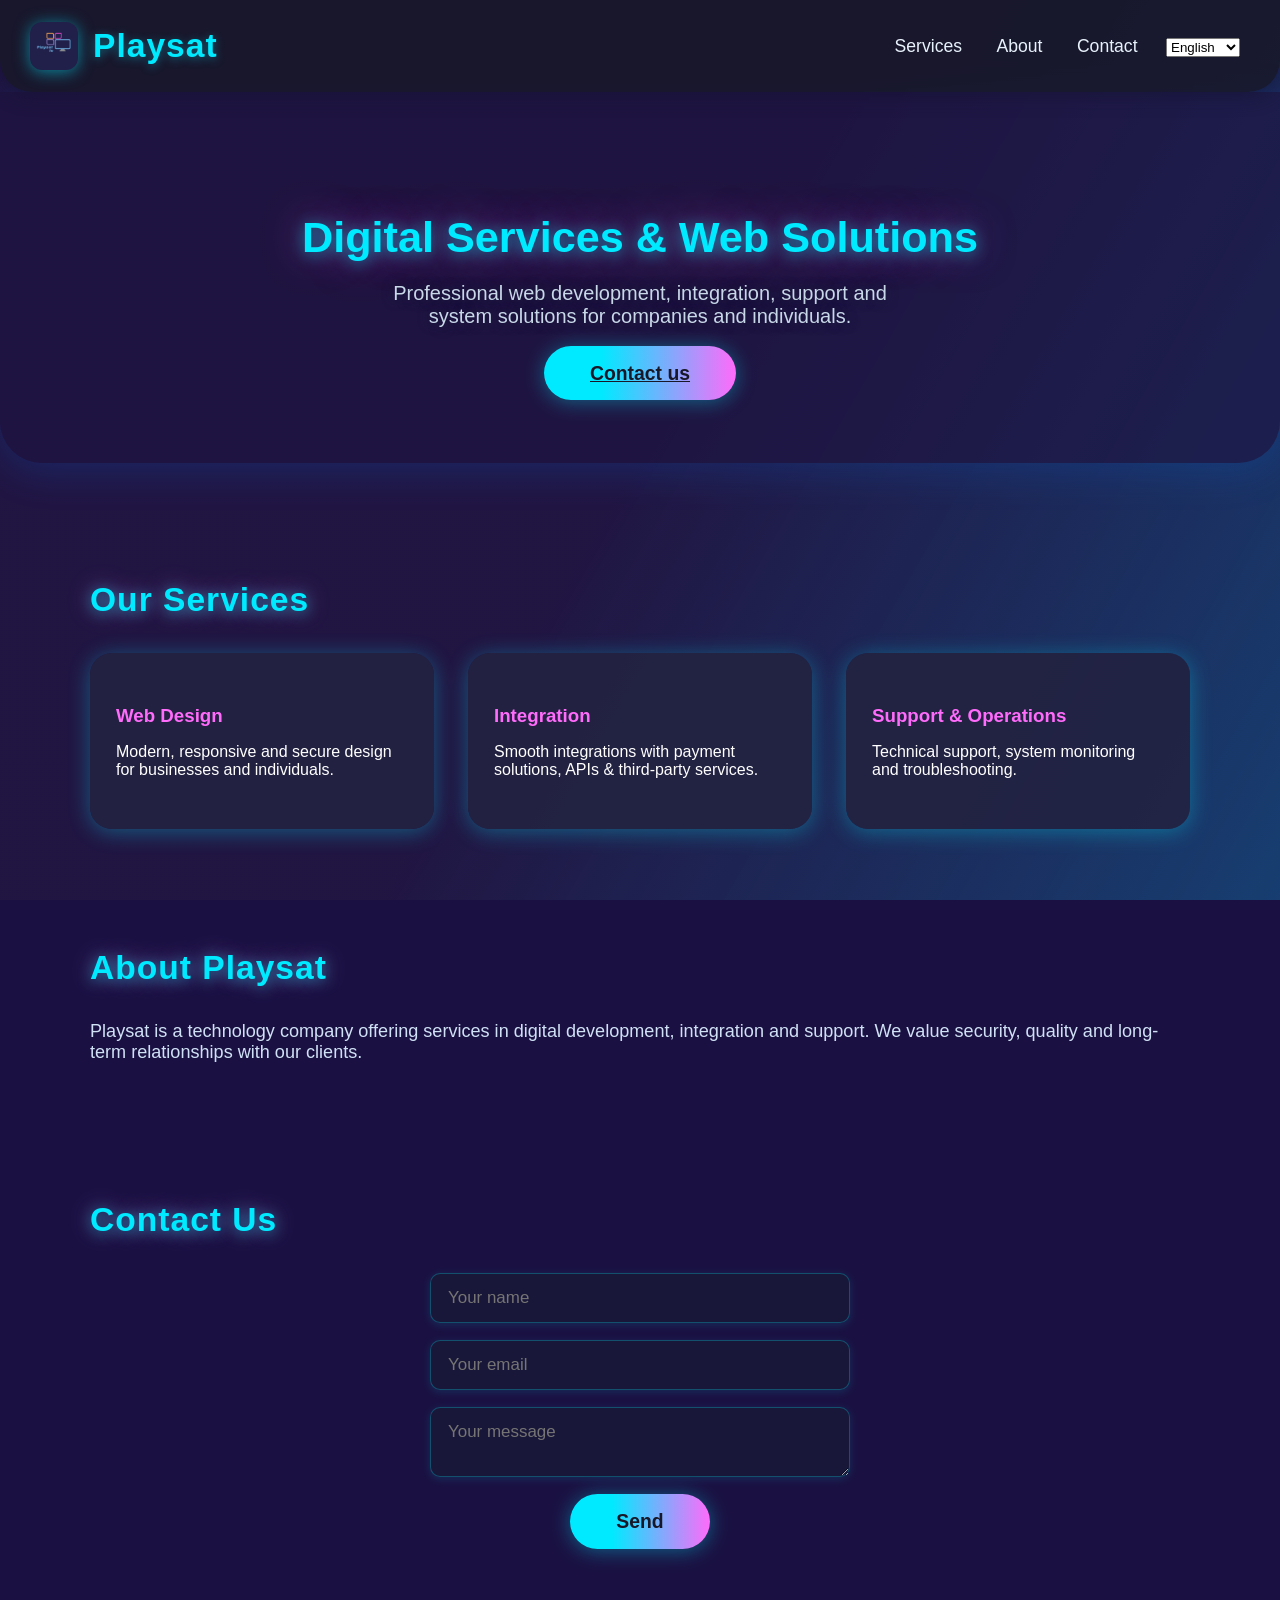
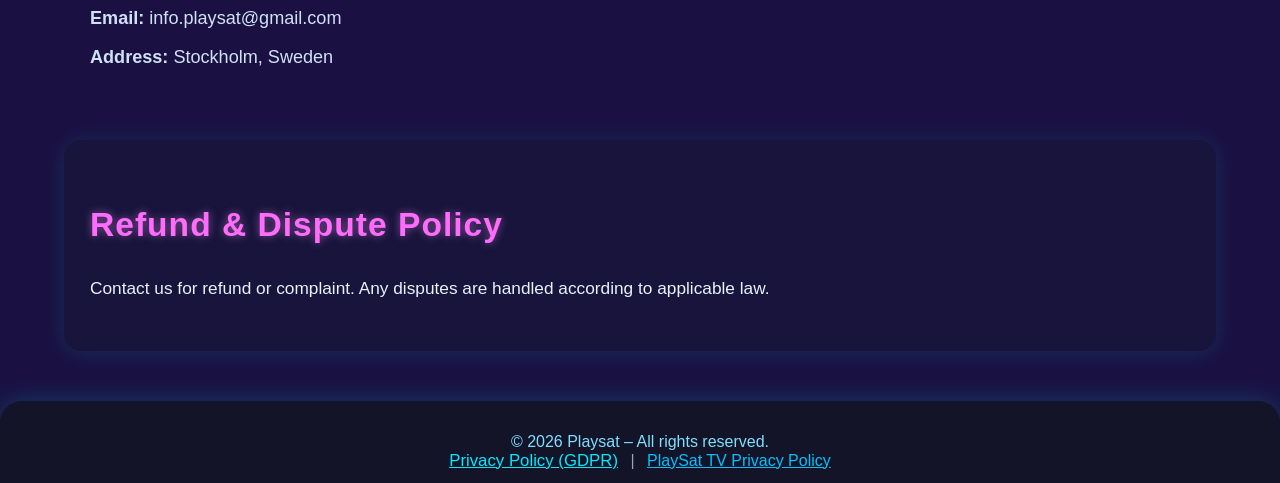
<file: index.html>
<!DOCTYPE html>
<html lang="en">
<head>
  <meta charset="UTF-8">
  <meta name="viewport" content="width=device-width,initial-scale=1">
  <meta name="description" content="Playsat – Professional digital services, web design, system integration and support for businesses and individuals.">
  <title>Playsat</title>
  <link rel="stylesheet" href="style.css">
  <link rel="icon" href="ic_launcher.png" type="image/png">
</head>
<body>
  <header>
    <div class="logo-wrap">
      <img src="ic_launcher.png" alt="Playsat Logo" class="logo">
      <span class="brand-title">Playsat</span>
    </div>
    <nav>
      <a href="#services" data-translate="nav-services">Services</a>
      <a href="#about" data-translate="nav-about">About</a>
      <a href="#contact" data-translate="nav-contact">Contact</a>
      <select id="lang-switcher" style="margin-left:24px;">
        <option value="sv">Svenska</option>
        <option value="en" selected>English</option>
        <option value="fr">Français</option>
        <option value="es">Español</option>
        <option value="de">Deutsch</option>
        <option value="tr">Türkçe</option>
        <option value="ar">العربية</option>
      </select>
    </nav>
  </header>
  <main>
    <section class="hero">
      <h1 data-translate="hero-title">Digital Services &amp; Web Solutions</h1>
      <p data-translate="hero-desc">
        Professional web development, integration, support and system solutions for companies and individuals.
      </p>
      <a href="#contact" class="cta-btn" data-translate="cta-contact">Contact us</a>
    </section>

    <section id="services" class="section services">
      <h2 data-translate="services-title">Our Services</h2>
      <div class="service-grid">
        <div class="service-card">
          <h3 data-translate="services-web">Web Design</h3>
          <p data-translate="services-web-desc">Modern, responsive and secure design for businesses and individuals.</p>
        </div>
        <div class="service-card">
          <h3 data-translate="services-int">Integration</h3>
          <p data-translate="services-int-desc">Smooth integrations with payment solutions, APIs &amp; third-party services.</p>
        </div>
        <div class="service-card">
          <h3 data-translate="services-sup">Support &amp; Operations</h3>
          <p data-translate="services-sup-desc">Technical support, system monitoring and troubleshooting.</p>
        </div>
      </div>
    </section>

    <section id="about" class="section about">
      <h2 data-translate="about-title">About Playsat</h2>
      <p data-translate="about-desc">
        Playsat is a technology company offering services in digital development, integration and support.
        We value security, quality and long-term relationships with our clients.
      </p>
    </section>

    <section id="contact" class="section contact">
      <h2 data-translate="contact-title">Contact Us</h2>
      <form 
        class="contact-form" 
        id="contactForm"
        autocomplete="off"
      >
        <input type="text" name="name" placeholder="Your name" required data-translate-placeholder="contact-name">
        <input type="email" name="email" placeholder="Your email" required data-translate-placeholder="contact-email">
        <textarea name="message" placeholder="Your message" required data-translate-placeholder="contact-msg"></textarea>
        <input type="text" name="_gotcha" style="display:none">
        <button type="submit" class="cta-btn" data-translate="contact-send">Send</button>
        <div id="form-status" style="margin-top:18px;font-size:1.13rem;"></div>
      </form>
      <div class="contact-details">
        <p><strong data-translate="contact-mail-label">Email:</strong> <span data-translate="contact-mail-val">info.playsat@gmail.com</span></p>
        <p><strong data-translate="contact-adr-label">Address:</strong> <span data-translate="contact-adr-val">Stockholm, Sweden</span></p>
      </div>
    </section>
    
    <section id="policy" class="section policy">
      <h2 data-translate="policy-title">Refund &amp; Dispute Policy</h2>
      <p data-translate="policy-desc">
        Contact us for refund or complaint. Any disputes are handled according to applicable law.
      </p>
    </section>

  </main>
  <footer>

  <span>© 2026 Playsat – All rights reserved.</span>

  <br>

  <a href="#privacy" class="privacy-link" data-translate="privacy-link">Privacy Policy (GDPR)</a>

  <span style="color:#9aa3b2;margin:0 8px;">|</span>

  <a id="playsat-privacy-page-link" href="privacy/index.html?lang=en" style="color:#00c2ff;text-decoration:underline;">PlaySat TV Privacy Policy</a>

</footer>
  
  <!-- Modal för GDPR/Integritetspolicy -->
  <div id="privacy-modal" class="privacy-modal">
    <div class="privacy-modal-content">
      <span id="privacy-close" class="privacy-close">&times;</span>
      <h2 data-translate="gdpr-title">Privacy Policy (GDPR)</h2>
      <p data-translate="gdpr-desc">
        Playsat cares about your privacy and complies with the EU General Data Protection Regulation (GDPR). We only collect the information necessary to communicate with you and deliver our services. <br><br>
        <strong>Personal data:</strong> We may collect your name, email address, and messages if you contact us via the form.<br>
        <strong>Use of data:</strong> The data is used only for customer contact, invoicing, and support.<br>
        <strong>Storage &amp; security:</strong> We store your data securely and never share it with third parties without your consent.<br>
        <strong>Rights:</strong> You have the right to request a copy, correction or deletion of your personal data. Contact us by email for questions about privacy.<br>
        <strong>Cookies:</strong> Our website uses only technically necessary cookies and no tracking cookies.<br><br>
        For questions, contact us at <a href="mailto:info.playsat@gmail.com">info.playsat@gmail.com</a>.
      </p>
    </div>
  </div>
  <script>
  // Översättningar
  const translations = {
    sv: {
      "nav-services":"Tjänster", "nav-about":"Om Oss", "nav-contact":"Kontakt",
      "hero-title":"Digitala tjänster & Webblösningar",
      "hero-desc":"Professionell webbutveckling, integration, support och systemlösningar för företag och privatpersoner.",
      "cta-contact":"Kontakta oss",
      "services-title":"Våra tjänster", "services-web":"Webbdesign",
      "services-web-desc":"Modern, responsiv och säker design för företag och privatpersoner.",
      "services-int":"Integration", "services-int-desc":"Smidiga integrationer med betalningslösningar, API:er & tredjepartstjänster.",
      "services-sup":"Support & Drift", "services-sup-desc":"Teknisk support, driftövervakning och felsökning av system & webbplatser.",
      "about-title":"Om Playsat", "about-desc":"Playsat är ett teknikbolag som erbjuder tjänster inom digital utveckling, integration och support.\nVi värdesätter säkerhet, kvalitet och långsiktiga relationer med våra kunder.",
      "contact-title":"Kontakta oss", "contact-send":"Skicka",
      "contact-name":"Ditt namn", "contact-email":"Din e-post", "contact-msg":"Ditt meddelande",
      "contact-mail-label":"E-post:", "contact-mail-val":"info.playsat@gmail.com", "contact-adr-label":"Adress:", "contact-adr-val":"Stockholm, Sverige",
      "policy-title":"Återbetalningspolicy & Tvistpolicy", "policy-desc":"Kontakta oss för återbetalning eller reklamation. Eventuella tvister hanteras enligt gällande lagstiftning.",
      "privacy-link":"Integritetspolicy (GDPR)",
      "gdpr-title":"Integritetspolicy (GDPR)",
      "gdpr-desc":"Playsat värnar om din personliga integritet och följer EU:s dataskyddsförordning (GDPR). Vi samlar endast in den information som är nödvändig för att kunna kommunicera med dig och leverera våra tjänster. <br><br><strong>Personuppgifter:</strong> Vi kan samla in namn, e-postadress och meddelanden om du kontaktar oss via formuläret.<br><strong>Användning av uppgifter:</strong> Uppgifterna används endast för kundkontakt, fakturering och support.<br><strong>Lagring & säkerhet:</strong> Vi lagrar dina uppgifter säkert och lämnar aldrig ut dem till tredje part utan ditt samtycke.<br><strong>Rättigheter:</strong> Du har rätt att begära utdrag, rättelse eller radering av dina personuppgifter. Kontakta oss via e-post för frågor om integritet.<br><strong>Kakor (cookies):</strong> Vår webbplats använder endast tekniskt nödvändiga kakor och inga spårningskakor.<br><br>Vid frågor, kontakta oss på <a href=\"mailto:info.playsat@gmail.com\">info.playsat@gmail.com</a>."
    },
    en: {
      "nav-services":"Services", "nav-about":"About", "nav-contact":"Contact",
      "hero-title":"Digital Services & Web Solutions",
      "hero-desc":"Professional web development, integration, support and system solutions for companies and individuals.",
      "cta-contact":"Contact us",
      "services-title":"Our Services", "services-web":"Web Design",
      "services-web-desc":"Modern, responsive and secure design for businesses and individuals.",
      "services-int":"Integration", "services-int-desc":"Smooth integrations with payment solutions, APIs & third-party services.",
      "services-sup":"Support & Operations", "services-sup-desc":"Technical support, system monitoring and troubleshooting.",
      "about-title":"About Playsat", "about-desc":"Playsat is a technology company offering services in digital development, integration and support.\nWe value security, quality and long-term relationships with our clients.",
      "contact-title":"Contact Us", "contact-send":"Send",
      "contact-name":"Your name", "contact-email":"Your email", "contact-msg":"Your message",
      "contact-mail-label":"Email:", "contact-mail-val":"info.playsat@gmail.com", "contact-adr-label":"Address:", "contact-adr-val":"Stockholm, Sweden",
      "policy-title":"Refund & Dispute Policy", "policy-desc":"Contact us for refund or complaint. Any disputes are handled according to applicable law.",
      "privacy-link":"Privacy Policy (GDPR)",
      "gdpr-title":"Privacy Policy (GDPR)",
      "gdpr-desc":"Playsat cares about your privacy and complies with the EU General Data Protection Regulation (GDPR). We only collect the information necessary to communicate with you and deliver our services. <br><br><strong>Personal data:</strong> We may collect your name, email address, and messages if you contact us via the form.<br><strong>Use of data:</strong> The data is used only for customer contact, invoicing, and support.<br><strong>Storage & security:</strong> We store your data securely and never share it with third parties without your consent.<br><strong>Rights:</strong> You have the right to request a copy, correction or deletion of your personal data. Contact us by email for questions about privacy.<br><strong>Cookies:</strong> Our website uses only technically necessary cookies and no tracking cookies.<br><br>For questions, contact us at <a href=\"mailto:info.playsat@gmail.com\">info.playsat@gmail.com</a>."
    },
    // ---- Lägg till fler språk på samma sätt nedan ----
    fr: {
      "nav-services":"Services", "nav-about":"À propos", "nav-contact":"Contact",
      "hero-title":"Services numériques & solutions web",
      "hero-desc":"Développement web professionnel, intégration, support et solutions système pour entreprises et particuliers.",
      "cta-contact":"Contactez-nous",
      "services-title":"Nos services", "services-web":"Webdesign",
      "services-web-desc":"Conception moderne, réactive et sécurisée pour entreprises et particuliers.",
      "services-int":"Intégration", "services-int-desc":"Intégrations fluides avec solutions de paiement, API et services tiers.",
      "services-sup":"Support & Exploitation", "services-sup-desc":"Support technique, surveillance et dépannage des systèmes & sites web.",
      "about-title":"À propos de Playsat", "about-desc":"Playsat est une société technologique qui propose des services de développement numérique, d'intégration et de support.\nNous valorisons la sécurité, la qualité et des relations à long terme avec nos clients.",
      "contact-title":"Contactez-nous", "contact-send":"Envoyer",
      "contact-name":"Votre nom", "contact-email":"Votre e-mail", "contact-msg":"Votre message",
      "contact-mail-label":"E-mail :", "contact-mail-val":"info.playsat@gmail.com", "contact-adr-label":"Adresse :", "contact-adr-val":"Stockholm, Suède",
      "policy-title":"Politique de remboursement et de litige", "policy-desc":"Contactez-nous pour un remboursement ou une réclamation. Tout litige est traité conformément à la législation en vigueur.",
      "privacy-link":"Politique de confidentialité (RGPD)",
      "gdpr-title":"Politique de confidentialité (RGPD)",
      "gdpr-desc":"Playsat attache de l'importance à votre vie privée et respecte le Règlement général sur la protection des données (RGPD) de l'UE. Nous ne collectons que les informations nécessaires pour communiquer avec vous et fournir nos services. <br><br><strong>Données personnelles :</strong> Nous pouvons collecter votre nom, votre adresse e-mail et vos messages si vous nous contactez via le formulaire.<br><strong>Utilisation des données :</strong> Les données sont utilisées uniquement pour le contact client, la facturation et le support.<br><strong>Stockage & sécurité :</strong> Nous stockons vos données en toute sécurité et ne les partageons jamais avec des tiers sans votre consentement.<br><strong>Droits :</strong> Vous avez le droit de demander une copie, une correction ou la suppression de vos données personnelles. Contactez-nous par e-mail pour toute question relative à la confidentialité.<br><strong>Cookies :</strong> Notre site n'utilise que des cookies techniquement nécessaires et aucun cookie de suivi.<br><br>Pour toute question, contactez-nous à <a href=\"mailto:info.playsat@gmail.com\">info.playsat@gmail.com</a>."
    },
    es: {
      "nav-services":"Servicios", "nav-about":"Sobre Nosotros", "nav-contact":"Contacto",
      "hero-title":"Servicios digitales y soluciones web",
      "hero-desc":"Desarrollo web profesional, integración, soporte y soluciones de sistemas para empresas y particulares.",
      "cta-contact":"Contáctanos",
      "services-title":"Nuestros servicios", "services-web":"Diseño web",
      "services-web-desc":"Diseño moderno, responsivo y seguro para empresas y particulares.",
      "services-int":"Integración", "services-int-desc":"Integraciones sencillas con soluciones de pago, API y servicios de terceros.",
      "services-sup":"Soporte y Operaciones", "services-sup-desc":"Soporte técnico, monitorización y resolución de problemas de sistemas y sitios web.",
      "about-title":"Sobre Playsat", "about-desc":"Playsat es una empresa tecnológica que ofrece servicios de desarrollo digital, integración y soporte.\nValoramos la seguridad, la calidad y las relaciones a largo plazo con nuestros clientes.",
      "contact-title":"Contáctanos", "contact-send":"Enviar",
      "contact-name":"Tu nombre", "contact-email":"Tu correo electrónico", "contact-msg":"Tu mensaje",
      "contact-mail-label":"Correo electrónico:", "contact-mail-val":"info.playsat@gmail.com", "contact-adr-label":"Dirección:", "contact-adr-val":"Estocolmo, Suecia",
      "policy-title":"Política de reembolso y disputas", "policy-desc":"Contáctanos para reembolsos o reclamaciones. Cualquier disputa se resuelve de acuerdo con la legislación vigente.",
      "privacy-link":"Política de privacidad (RGPD)",
      "gdpr-title":"Política de privacidad (RGPD)",
      "gdpr-desc":"Playsat se preocupa por tu privacidad y cumple con el Reglamento General de Protección de Datos (RGPD) de la UE. Solo recopilamos la información necesaria para comunicarnos contigo y prestar nuestros servicios. <br><br><strong>Datos personales:</strong> Podemos recopilar tu nombre, correo electrónico y mensajes si nos contactas a través del formulario.<br><strong>Uso de los datos:</strong> Los datos solo se utilizan para contacto con el cliente, facturación y soporte.<br><strong>Almacenamiento y seguridad:</strong> Almacenamos tus datos de forma segura y nunca los compartimos con terceros sin tu consentimiento.<br><strong>Derechos:</strong> Tienes derecho a solicitar una copia, corrección o eliminación de tus datos personales. Contáctanos por correo electrónico para cuestiones de privacidad.<br><strong>Cookies:</strong> Nuestro sitio solo utiliza cookies técnicamente necesarias y ninguna cookie de seguimiento.<br><br>Para preguntas, contáctanos en <a href=\"mailto:info.playsat@gmail.com\">info.playsat@gmail.com</a>."
    },
    de: {
      "nav-services":"Dienstleistungen", "nav-about":"Über uns", "nav-contact":"Kontakt",
      "hero-title":"Digitale Dienstleistungen & Weblösungen",
      "hero-desc":"Professionelle Webentwicklung, Integration, Support und Systemlösungen für Unternehmen und Privatpersonen.",
      "cta-contact":"Kontaktieren Sie uns",
      "services-title":"Unsere Dienstleistungen", "services-web":"Webdesign",
      "services-web-desc":"Modernes, responsives und sicheres Design für Unternehmen und Privatpersonen.",
      "services-int":"Integration", "services-int-desc":"Nahtlose Integration von Zahlungslösungen, APIs und Drittanbieterdiensten.",
      "services-sup":"Support & Betrieb", "services-sup-desc":"Technischer Support, Systemüberwachung und Fehlerbehebung für Systeme und Websites.",
      "about-title":"Über Playsat", "about-desc":"Playsat ist ein Technologieunternehmen, das Dienstleistungen in den Bereichen digitale Entwicklung, Integration und Support anbietet.\nWir legen Wert auf Sicherheit, Qualität und langfristige Beziehungen zu unseren Kunden.",
      "contact-title":"Kontaktieren Sie uns", "contact-send":"Senden",
      "contact-name":"Ihr Name", "contact-email":"Ihre E-Mail", "contact-msg":"Ihre Nachricht",
      "contact-mail-label":"E-Mail:", "contact-mail-val":"info.playsat@gmail.com", "contact-adr-label":"Adresse:", "contact-adr-val":"Stockholm, Schweden",
      "policy-title":"Rückerstattungs- & Streitbeilegungspolitik", "policy-desc":"Kontaktieren Sie uns für Rückerstattungen oder Reklamationen. Alle Streitigkeiten werden nach geltendem Recht behandelt.",
      "privacy-link":"Datenschutzrichtlinie (DSGVO)",
      "gdpr-title":"Datenschutzrichtlinie (DSGVO)",
      "gdpr-desc":"Playsat legt Wert auf Ihre Privatsphäre und hält die EU-Datenschutz-Grundverordnung (DSGVO) ein. Wir erheben nur die Daten, die zur Kommunikation mit Ihnen und zur Erbringung unserer Dienstleistungen erforderlich sind. <br><br><strong>Personenbezogene Daten:</strong> Wir können Ihren Namen, Ihre E-Mail-Adresse und Nachrichten erfassen, wenn Sie uns über das Formular kontaktieren.<br><strong>Verwendung der Daten:</strong> Die Daten werden nur für den Kundenkontakt, die Rechnungsstellung und den Support verwendet.<br><strong>Speicherung & Sicherheit:</strong> Wir speichern Ihre Daten sicher und geben sie niemals ohne Ihre Zustimmung an Dritte weiter.<br><strong>Rechte:</strong> Sie haben das Recht, eine Kopie, Berichtigung oder Löschung Ihrer personenbezogenen Daten zu verlangen. Kontaktieren Sie uns per E-Mail bei Fragen zum Datenschutz.<br><strong>Cookies:</strong> Unsere Website verwendet nur technisch notwendige Cookies und keine Tracking-Cookies.<br><br>Bei Fragen kontaktieren Sie uns unter <a href=\"mailto:info.playsat@gmail.com\">info.playsat@gmail.com</a>."
    },
    tr: {
      "nav-services":"Hizmetler", "nav-about":"Hakkımızda", "nav-contact":"İletişim",
      "hero-title":"Dijital Hizmetler & Web Çözümleri",
      "hero-desc":"Şirketler ve bireyler için profesyonel web geliştirme, entegrasyon, destek ve sistem çözümleri.",
      "cta-contact":"Bize ulaşın",
      "services-title":"Hizmetlerimiz", "services-web":"Web Tasarımı",
      "services-web-desc":"Şirketler ve bireyler için modern, duyarlı ve güvenli tasarım.",
      "services-int":"Entegrasyon", "services-int-desc":"Ödeme çözümleri, API'ler ve üçüncü taraf hizmetlerle sorunsuz entegrasyonlar.",
      "services-sup":"Destek & Operasyon", "services-sup-desc":"Teknik destek, sistem izleme ve sorun giderme.",
      "about-title":"Playsat Hakkında", "about-desc":"Playsat, dijital geliştirme, entegrasyon ve destek alanlarında hizmet sunan bir teknoloji şirketidir.\nGüvenlik, kalite ve müşterilerimizle uzun vadeli ilişkiler bizim için önemlidir.",
      "contact-title":"Bize ulaşın", "contact-send":"Gönder",
      "contact-name":"Adınız", "contact-email":"E-posta adresiniz", "contact-msg":"Mesajınız",
      "contact-mail-label":"E-posta:", "contact-mail-val":"info.playsat@gmail.com", "contact-adr-label":"Adres:", "contact-adr-val":"Stockholm, İsveç",
      "policy-title":"İade & İhtilaf Politikası", "policy-desc":"İade veya şikayet için bizimle iletişime geçin. Herhangi bir ihtilaf yürürlükteki yasalara göre çözülür.",
      "privacy-link":"Gizlilik Politikası (GDPR)",
      "gdpr-title":"Gizlilik Politikası (GDPR)",
      "gdpr-desc":"Playsat, gizliliğinize önem verir ve AB Genel Veri Koruma Yönetmeliği'ne (GDPR) uyar. Sizinle iletişim kurmak ve hizmetlerimizi sunmak için gerekli olan bilgiler dışında veri toplamıyoruz. <br><br><strong>Kişisel veriler:</strong> Formu kullanarak bize ulaşırsanız adınızı, e-posta adresinizi ve mesajınızı toplayabiliriz.<br><strong>Veri kullanımı:</strong> Veriler sadece müşteri iletişimi, faturalandırma ve destek için kullanılır.<br><strong>Saklama & güvenlik:</strong> Verilerinizi güvenli bir şekilde saklıyor ve sizin izniniz olmadan asla üçüncü şahıslarla paylaşmıyoruz.<br><strong>Haklar:</strong> Kişisel verilerinizin bir kopyasını, düzeltilmesini veya silinmesini talep etme hakkına sahipsiniz. Gizlilikle ilgili sorularınız için e-posta ile bize ulaşabilirsiniz.<br><strong>Çerezler:</strong> Sitemiz yalnızca teknik olarak gerekli çerezleri kullanır, izleme çerezi kullanmaz.<br><br>Sorularınız için <a href=\"mailto:info.playsat@gmail.com\">info.playsat@gmail.com</a> adresinden bizimle iletişime geçin."
    },
    ar: {
      "nav-services":"الخدمات", "nav-about":"من نحن", "nav-contact":"اتصال",
      "hero-title":"الخدمات الرقمية وحلول الويب",
      "hero-desc":"تطوير مواقع محترف، تكامل، دعم وحلول أنظمة للشركات والأفراد.",
      "cta-contact":"تواصل معنا",
      "services-title":"خدماتنا", "services-web":"تصميم المواقع",
      "services-web-desc":"تصميم عصري وآمن وسريع للشركات والأفراد.",
      "services-int":"التكامل", "services-int-desc":"تكامل سلس مع حلول الدفع وواجهات البرمجة وخدمات الأطراف الثالثة.",
      "services-sup":"الدعم والتشغيل", "services-sup-desc":"دعم فني، مراقبة الأنظمة وحل المشكلات.",
      "about-title":"حول Playsat", "about-desc":"Playsat هي شركة تقنية تقدم خدمات في التطوير الرقمي والتكامل والدعم.\nنقدر الأمان والجودة والعلاقات طويلة الأمد مع عملائنا.",
      "contact-title":"اتصل بنا", "contact-send":"إرسال",
      "contact-name":"اسمك", "contact-email":"بريدك الإلكتروني", "contact-msg":"رسالتك",
      "contact-mail-label":"البريد الإلكتروني:", "contact-mail-val":"info.playsat@gmail.com", "contact-adr-label":"العنوان:", "contact-adr-val":"ستوكهولم، السويد",
      "policy-title":"سياسة الاسترداد وحل النزاعات", "policy-desc":"يرجى التواصل معنا للاسترداد أو تقديم شكوى. تتم معالجة أي نزاعات وفقًا للقوانين المعمول بها.",
      "privacy-link":"سياسة الخصوصية (GDPR)",
      "gdpr-title":"سياسة الخصوصية (GDPR)",
      "gdpr-desc":"تهتم Playsat بخصوصيتك وتلتزم باللائحة العامة لحماية البيانات (GDPR) التابعة للاتحاد الأوروبي. نجمع فقط المعلومات الضرورية للتواصل معك وتقديم خدماتنا. <br><br><strong>البيانات الشخصية:</strong> قد نقوم بجمع اسمك وبريدك الإلكتروني ورسائلك إذا تواصلت معنا عبر النموذج.<br><strong>استخدام البيانات:</strong> يتم استخدام البيانات فقط للاتصال بالعملاء، والفوترة، والدعم.<br><strong>التخزين والأمان:</strong> نقوم بتخزين بياناتك بأمان ولا نشاركها أبدًا مع أطراف ثالثة دون موافقتك.<br><strong>الحقوق:</strong> لديك الحق في طلب نسخة أو تصحيح أو حذف بياناتك الشخصية. تواصل معنا عبر البريد الإلكتروني إذا كانت لديك أسئلة حول الخصوصية.<br><strong>الكوكيز:</strong> يستخدم موقعنا فقط الكوكيز الضرورية تقنيًا ولا يستخدم أي كوكيز تتبع.<br><br>للاستفسارات، يرجى التواصل معنا عبر <a href=\"mailto:info.playsat@gmail.com\">info.playsat@gmail.com</a>."
    }
  };

  function getQueryLanguage() {
    var match = window.location.search.match(/[?&]lang=(sv|en|fr|es|de|tr|ar)(?:&|$)/i);
    return match ? match[1].toLowerCase() : '';
  }

  // Funktion: Byt språk och kom ihåg valet på alla sidor.
  function setLanguage(lang) {
    if (!translations[lang]) {
      lang = 'en';
    }

    document.querySelectorAll('[data-translate]').forEach(function(el) {
      var key = el.getAttribute('data-translate');
      if (translations[lang] && translations[lang][key]) {
        el.innerHTML = translations[lang][key];
      }
    });

    document.querySelectorAll('[data-translate-placeholder]').forEach(function(el) {
      var key = el.getAttribute('data-translate-placeholder');
      if (translations[lang] && translations[lang][key]) {
        el.setAttribute('placeholder', translations[lang][key]);
      }
    });

    document.documentElement.lang = lang;
    document.body.dir = lang === 'ar' ? 'rtl' : 'ltr';
    document.body.style.textAlign = lang === 'ar' ? 'right' : '';

    try {
      localStorage.setItem('playsat_language', lang);
    } catch (e) {}

    var privacyPageLink = document.getElementById('playsat-privacy-page-link');
    if (privacyPageLink) {
      privacyPageLink.href = 'privacy/index.html?lang=' + encodeURIComponent(lang);
    }
  }

  // Språkväxling
  document.addEventListener('DOMContentLoaded', function() {
    var switcher = document.getElementById('lang-switcher');
    var selectedLanguage = getQueryLanguage();

    if (!selectedLanguage) {
      try {
        selectedLanguage = localStorage.getItem('playsat_language') || '';
      } catch (e) {
        selectedLanguage = '';
      }
    }

    if (!translations[selectedLanguage]) {
      selectedLanguage = 'en';
    }

    switcher.value = selectedLanguage;
    setLanguage(selectedLanguage);

    switcher.addEventListener('change', function() {
      setLanguage(this.value);
    });

    // GDPR Modal hantering
    document.querySelector('.privacy-link').onclick = function(e) {
      e.preventDefault();
      document.getElementById('privacy-modal').style.display = 'flex';
    };
    document.getElementById('privacy-close').onclick = function() {
      document.getElementById('privacy-modal').style.display = 'none';
    };
    window.onclick = function(event) {
      var modal = document.getElementById('privacy-modal');
      if (event.target == modal) {
        modal.style.display = "none";
      }
    };

    // AJAX Formspree-integration
    var form = document.getElementById('contactForm');
    var status = document.getElementById('form-status');
    if (form) {
      form.addEventListener('submit', function(ev) {
        ev.preventDefault();
        status.textContent = "";
        var data = new FormData(form);
        fetch('https://formspree.io/f/xovlljnk', {
          method: 'POST',
          body: data,
          headers: { 'Accept': 'application/json' }
        }).then(function(response) {
          if (response.ok) {
            form.reset();
            status.textContent = translations[switcher.value]["contact-send-success"] || "Tack för ditt meddelande! Vi återkommer så snart vi kan.";
            status.style.color = "#00eaff";
          } else {
            response.json().then(function(data){
              if (Object.hasOwn(data, 'errors')) {
                status.textContent = data["errors"].map(function(error) { return error["message"]; }).join(", ");
              } else {
                status.textContent = "Ett fel uppstod, försök igen.";
              }
              status.style.color = "#ff4444";
            });
          }
        }).catch(function(error) {
          status.textContent = "Kunde inte skicka meddelandet. Kontrollera din internetanslutning.";
          status.style.color = "#ff4444";
        });
      });
    }
  });
  </script>
</body>
</html>
</file>
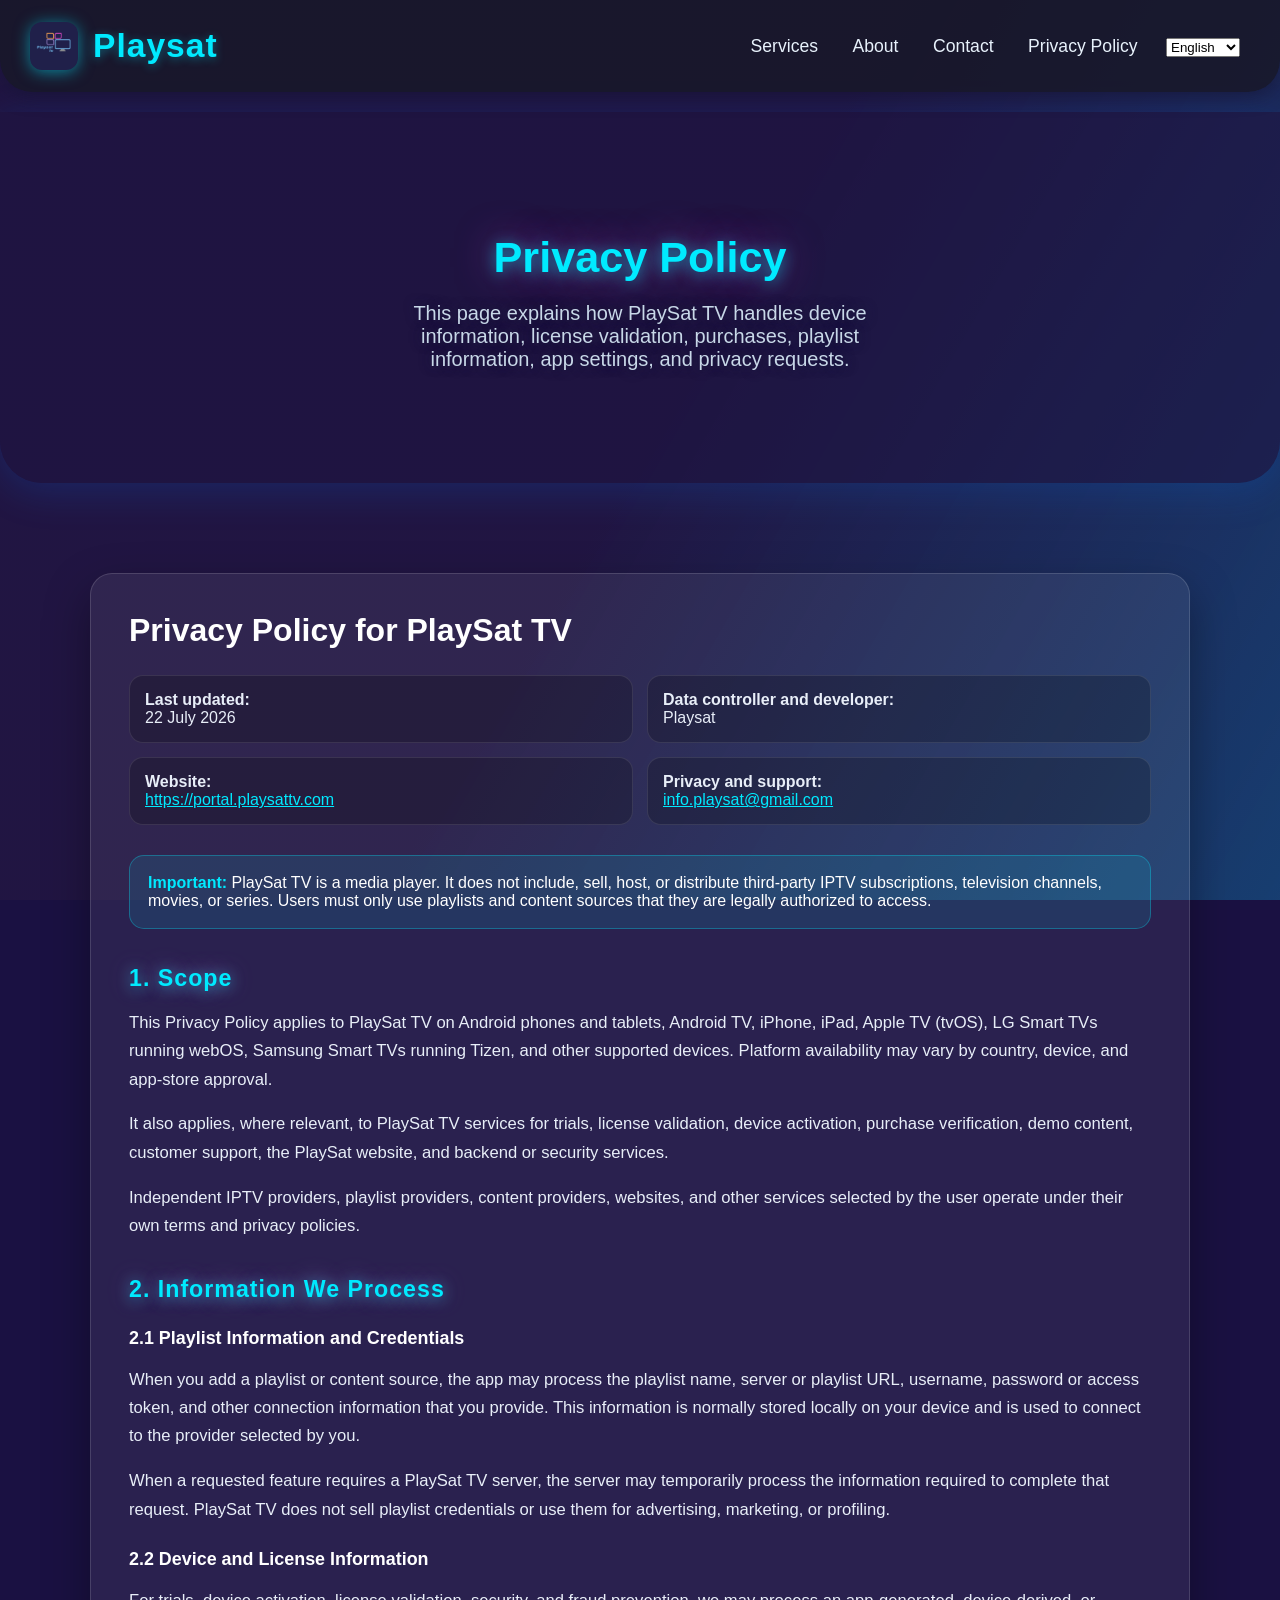
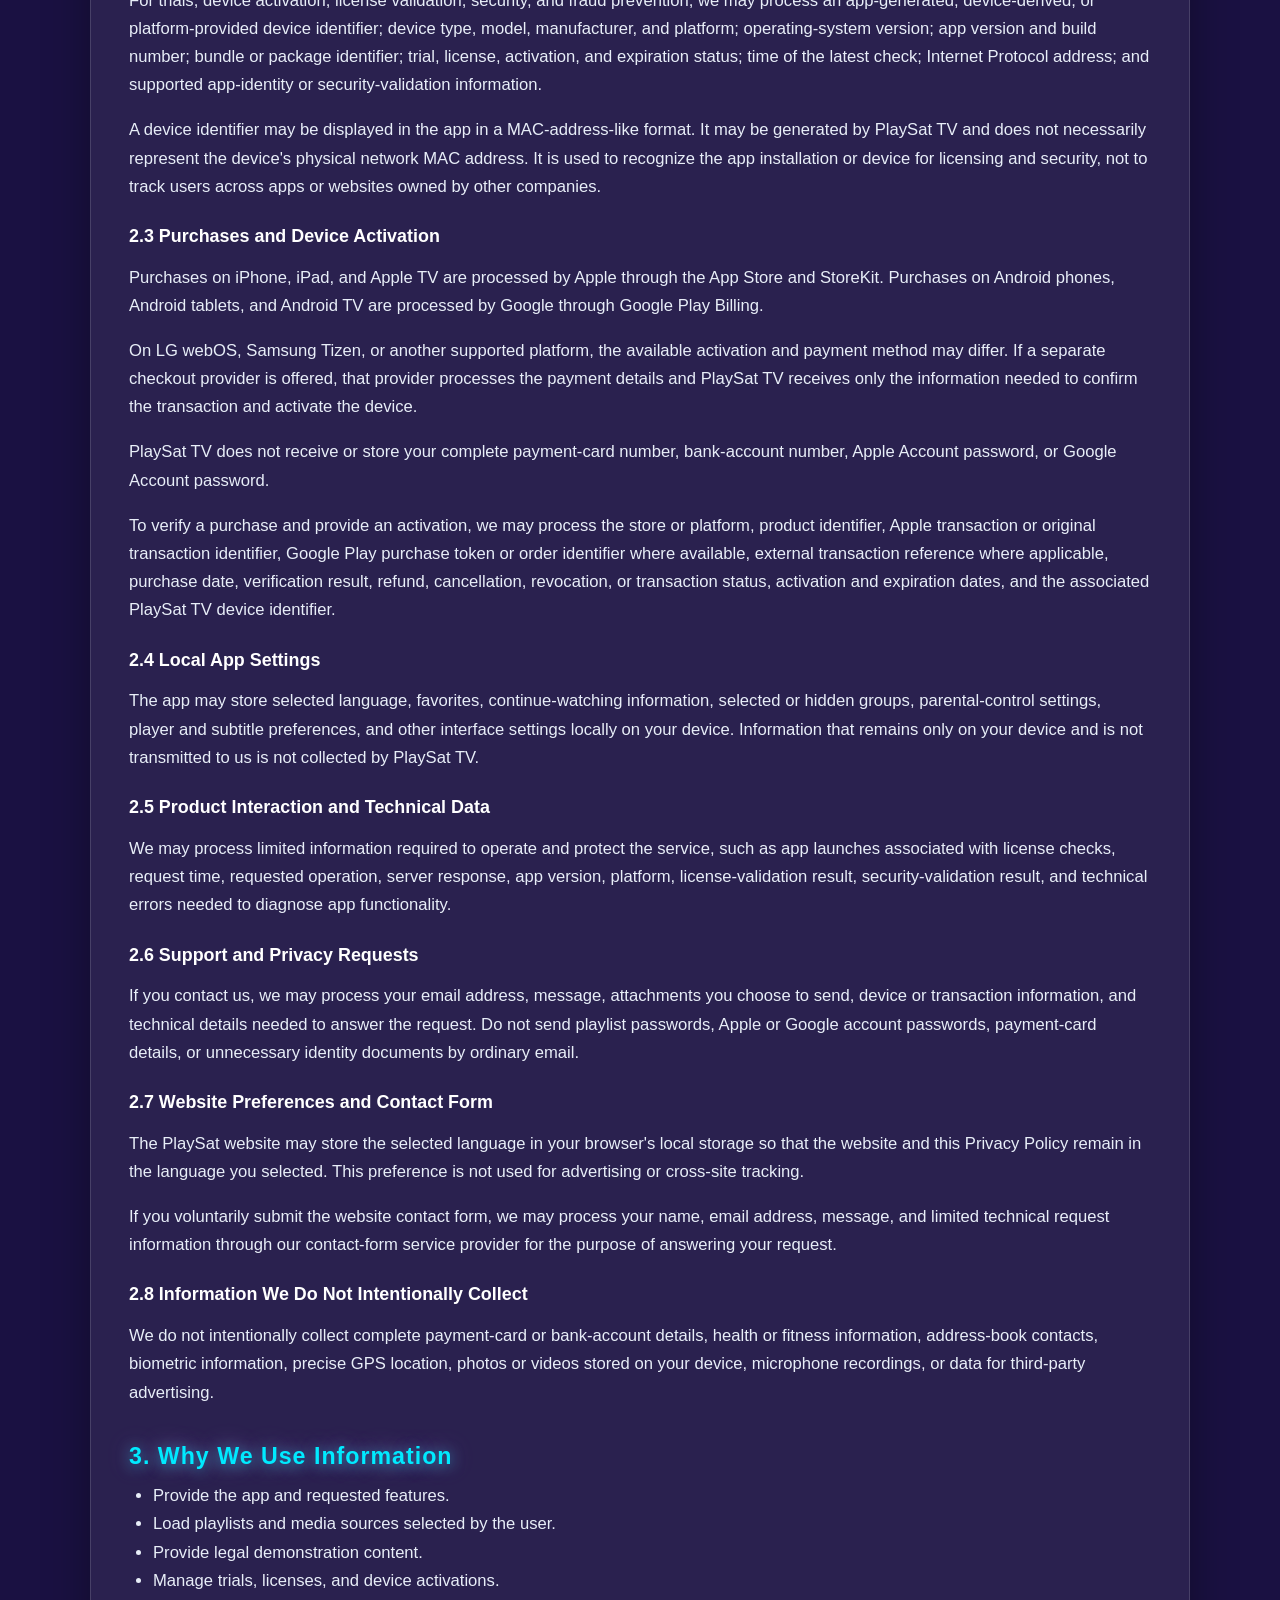
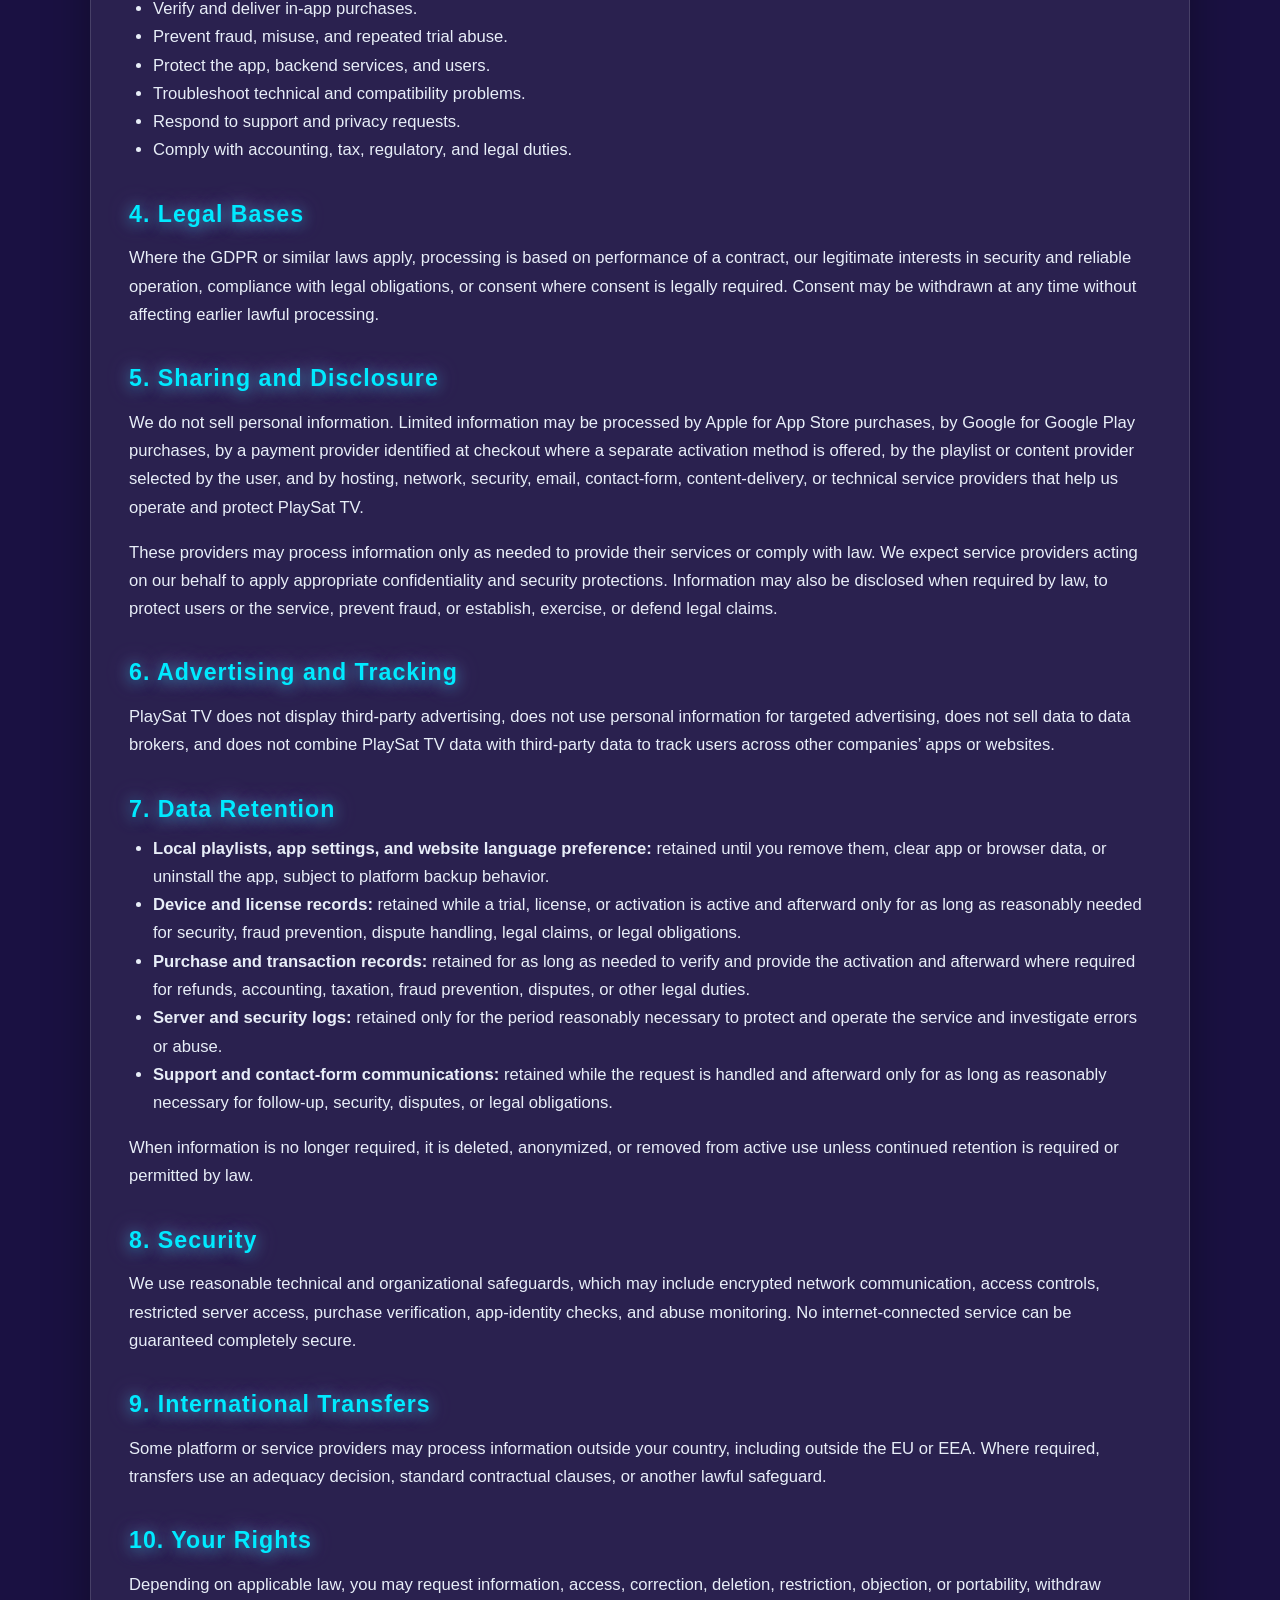
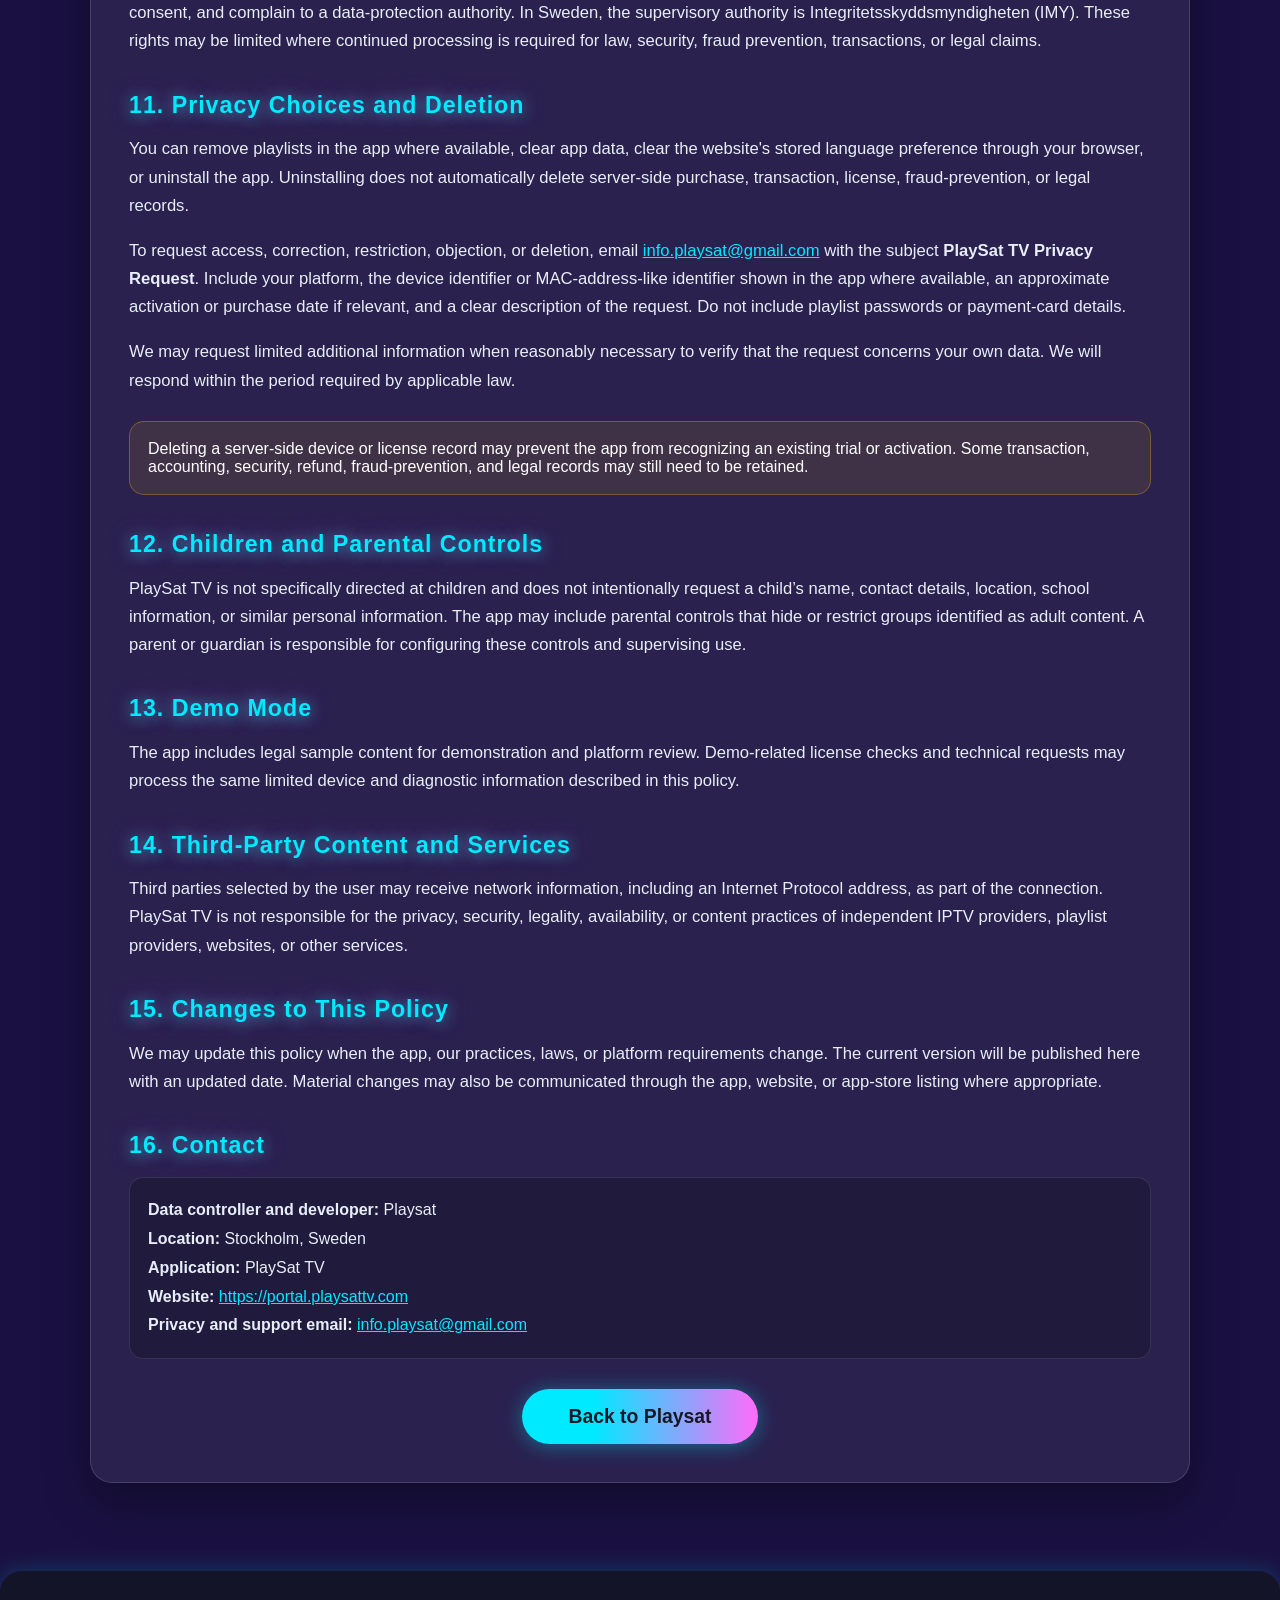
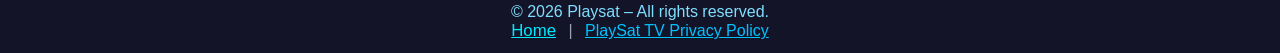
<file: privacy/index.html>
<!DOCTYPE html>
<html lang="en">
<head>
  <meta charset="UTF-8">
  <meta name="viewport" content="width=device-width, initial-scale=1">
  <meta name="description" content="Privacy Policy for PlaySat TV on Android, Android TV, iPhone, iPad, Apple TV, LG webOS, Samsung Tizen, and other supported platforms.">
  <title>PlaySat TV Privacy Policy</title>
  <link rel="stylesheet" href="../style.css">
  <link rel="icon" href="../ic_launcher.png" type="image/png">
  <style>
    .privacy-page { padding-top: 20px; }
    .privacy-card { max-width: 1050px; margin: 0 auto; background: rgba(255,255,255,.07); border: 1px solid rgba(255,255,255,.14); border-radius: 22px; padding: 38px; box-shadow: 0 18px 45px rgba(0,0,0,.35); text-align: left; }
    .privacy-card h1 { color:#fff; margin-top:0; font-size:2rem; }
    .privacy-card h2 { color:#00eaff; margin-top:36px; margin-bottom:12px; font-size:1.45rem; }
    .privacy-card h3 { color:#fff; margin-top:25px; margin-bottom:8px; font-size:1.12rem; }
    .privacy-card p, .privacy-card li { color:#e8eef8; font-size:1.04rem; line-height:1.7; }
    .privacy-card ul { padding-left:24px; margin-top:8px; }
    .privacy-card a { color:#00eaff; overflow-wrap:anywhere; }
    .privacy-meta { display:grid; grid-template-columns:repeat(2,minmax(0,1fr)); gap:14px; margin:24px 0 30px; }
    .privacy-meta div { background:rgba(0,0,0,.22); border:1px solid rgba(255,255,255,.10); border-radius:14px; padding:15px; color:#e8eef8; }
    .privacy-note { margin:26px 0; padding:18px; border-radius:15px; background:rgba(0,234,255,.10); border:1px solid rgba(0,234,255,.30); color:#fff; }
    .privacy-note strong { color:#00eaff; }
    .privacy-warning { margin:26px 0; padding:18px; border-radius:15px; background:rgba(255,193,7,.10); border:1px solid rgba(255,193,7,.30); color:#fff; }
    .privacy-contact { margin-top:18px; padding:18px; border-radius:14px; background:rgba(0,0,0,.22); border:1px solid rgba(255,255,255,.10); color:#e8eef8; line-height:1.8; }
    .privacy-back { margin-top:30px; text-align:center; }
    .privacy-back a { display:inline-block; }
    .privacy-back .cta-btn { color:#181828; text-decoration:none; overflow-wrap:normal; }
    .privacy-back .cta-btn:hover { color:#fff; }
    #lang-switcher { margin-left:24px; }
    body[dir="rtl"] .privacy-card { text-align:right; }
    body[dir="rtl"] .privacy-card ul { padding-left:0; padding-right:24px; }
    body[dir="rtl"] #lang-switcher { margin-left:0; margin-right:24px; }
    @media (max-width:760px) {
      header { align-items:flex-start; }
      nav { display:flex; flex-wrap:wrap; gap:12px; align-items:center; justify-content:flex-end; }
      nav a { margin-left:10px; }
      #lang-switcher { margin-left:10px; }
      .privacy-card { padding:24px 18px; border-radius:18px; }
      .privacy-meta { grid-template-columns:1fr; }
      .privacy-card h1 { font-size:1.65rem; }
    }
  </style>
</head>
<body>
  <header>
    <div class="logo-wrap">
      <img src="../ic_launcher.png" alt="PlaySat logo" class="logo">
      <span class="brand-title">Playsat</span>
    </div>
    <nav>
      <a id="nav-services" href="../index.html#services"></a>
      <a id="nav-about" href="../index.html#about"></a>
      <a id="nav-contact" href="../index.html#contact"></a>
      <a id="nav-policy" href="index.html" aria-current="page"></a>
      <select id="lang-switcher" aria-label="Language">
        <option value="sv">Svenska</option>
        <option value="en" selected>English</option>
        <option value="fr">Français</option>
        <option value="es">Español</option>
        <option value="de">Deutsch</option>
        <option value="tr">Türkçe</option>
        <option value="ar">العربية</option>
      </select>
    </nav>
  </header>

  <main class="privacy-page">
    <section class="hero">
      <h1 id="hero-title"></h1>
      <p id="hero-desc"></p>
    </section>

    <section class="section">
      <div class="privacy-card">
        <h1 id="page-title"></h1>
        <div class="privacy-meta">
          <div><strong id="updated-label"></strong><br>22 July 2026</div>
          <div><strong id="controller-label"></strong><br>Playsat</div>
          <div><strong id="website-label"></strong><br><a href="https://portal.playsattv.com">https://portal.playsattv.com</a></div>
          <div><strong id="support-label"></strong><br><a href="mailto:info.playsat@gmail.com">info.playsat@gmail.com</a></div>
        </div>
        <div id="policy-content"></div>
        <div class="privacy-back"><a id="back-link" href="../index.html" class="cta-btn"></a></div>
      </div>
    </section>
  </main>

  <footer>
    <span>© 2026 Playsat – All rights reserved.</span><br>
    <a id="home-link" href="../index.html" class="privacy-link"></a>
    <span style="color:#9aa3b2;margin:0 8px;">|</span>
    <a id="footer-policy" href="index.html" style="color:#00c2ff;text-decoration:underline;"></a>
  </footer>

  <script>
    var privacyTranslations = {"sv": {"nav_services": "Tjänster","nav_about": "Om oss","nav_contact": "Kontakt","nav_policy": "Integritetspolicy","hero_title": "Integritetspolicy","hero_desc": "Här förklarar vi hur PlaySat TV hanterar enhetsinformation, licensvalidering, köp, spellisteuppgifter, appinställningar och integritetsförfrågningar.","page_title": "Integritetspolicy för PlaySat TV","updated_label": "Senast uppdaterad:","controller_label": "Personuppgiftsansvarig och utvecklare:","website_label": "Webbplats:","support_label": "Integritet och support:","back": "Tillbaka till Playsat","home": "Hem","footer_policy": "PlaySat TV Integritetspolicy","content": "\n<div class=\"privacy-note\"><strong>Viktigt:</strong> PlaySat TV är en mediaspelare. Appen innehåller, säljer, lagrar eller distribuerar inte IPTV-abonnemang, tv-kanaler, filmer eller serier från tredje part. Användaren får endast använda spellistor och innehållskällor som användaren har laglig rätt att använda.</div>\n<h2>1. Omfattning</h2><p>Denna integritetspolicy gäller PlaySat TV på Android-mobiler och surfplattor, Android TV, iPhone, iPad, Apple TV (tvOS), LG Smart TV med webOS, Samsung Smart TV med Tizen samt andra enheter som stöds. Tillgängligheten kan variera beroende på land, enhet och godkännande i respektive appbutik.</p><p>Policyn gäller även, där det är relevant, PlaySat TV:s tjänster för provperioder, licensvalidering, enhetsaktivering, köpverifiering, demoinnehåll, kundsupport, PlaySat-webbplatsen samt backend- och säkerhetstjänster.</p><p>Fristående IPTV-leverantörer, spellisteleverantörer, innehållsleverantörer, webbplatser och andra tjänster som användaren väljer omfattas av sina egna villkor och integritetspolicyer.</p><h2>2. Information som vi behandlar</h2>\n<h3>2.1 Spellisteuppgifter och inloggningsuppgifter</h3><p>När du lägger till en spellista eller innehållskälla kan appen behandla spellistans namn, server- eller spellisteadress, användarnamn, lösenord eller åtkomsttoken samt andra anslutningsuppgifter som du anger. Uppgifterna lagras normalt lokalt på din enhet och används för att ansluta till den leverantör som du har valt.</p><p>När en begärd funktion kräver en PlaySat TV-server kan servern tillfälligt behandla de uppgifter som behövs för att utföra begäran. PlaySat TV säljer inte spellisteuppgifter och använder dem inte för reklam, marknadsföring eller profilering.</p>\n<h3>2.2 Enhets- och licensinformation</h3><p>För provperioder, enhetsaktivering, licensvalidering, säkerhet och bedrägeriförebyggande kan vi behandla ett appgenererat, enhetsbaserat eller plattformstillhandahållet enhets-ID; enhetstyp, modell, tillverkare och plattform; operativsystemsversion; appversion och buildnummer; bundle- eller paketidentifierare; status för provperiod, licens, aktivering och utgångsdatum; tidpunkt för senaste kontroll; IP-adress samt tillgänglig information för appidentitets- eller säkerhetsverifiering.</p><p>Ett enhets-ID kan visas i appen i ett MAC-adressliknande format. Det kan vara skapat av PlaySat TV och behöver inte vara enhetens fysiska nätverks-MAC-adress. Det används för att känna igen appinstallationen eller enheten för licens och säkerhet, inte för att spåra användaren mellan andra företags appar eller webbplatser.</p>\n<h3>2.3 Köp och enhetsaktivering</h3><p>Köp på iPhone, iPad och Apple TV behandlas av Apple via App Store och StoreKit. Köp på Android-mobiler, Android-surfplattor och Android TV behandlas av Google via Google Play Billing.</p><p>På LG webOS, Samsung Tizen eller en annan plattform som stöds kan tillgänglig aktiverings- och betalningsmetod skilja sig. Om en separat kassaleverantör erbjuds behandlar den leverantören betalningsuppgifterna, medan PlaySat TV endast tar emot den information som behövs för att bekräfta transaktionen och aktivera enheten.</p><p>PlaySat TV tar inte emot eller lagrar ditt fullständiga betalkortsnummer, bankkontonummer eller lösenord till Apple- eller Google-konto.</p><p>För att verifiera ett köp och leverera en aktivering kan vi behandla butik eller plattform, produkt-ID, Apple-transaktions-ID eller ursprungligt transaktions-ID, Google Play-köptoken eller order-ID där det finns, extern transaktionsreferens där det är tillämpligt, köpdatum, verifieringsresultat, återbetalnings-, avbeställnings-, återkallelse- eller transaktionsstatus, aktiverings- och utgångsdatum samt tillhörande PlaySat TV-enhets-ID.</p><h3>2.4 Lokala appinställningar</h3><p>Appen kan lokalt lagra valt språk, favoriter, fortsätt-titta-information, valda eller dolda grupper, föräldrakontroll, inställningar för spelare och undertexter samt andra gränssnittsinställningar. Information som endast finns kvar på din enhet och inte överförs till oss samlas inte in av PlaySat TV.</p>\n<h3>2.5 Produktinteraktion och tekniska uppgifter</h3><p>Vi kan behandla begränsad information som behövs för att driva och skydda tjänsten, till exempel appstarter som hör ihop med licenskontroller, tidpunkt för begäran, begärd funktion, serversvar, appversion, plattform, resultat från licens- och säkerhetskontroller samt tekniska fel som behövs för felsökning.</p>\n<h3>2.6 Support- och integritetsärenden</h3><p>Om du kontaktar oss kan vi behandla din e-postadress, ditt meddelande, bilagor som du väljer att skicka, enhets- eller transaktionsuppgifter och teknisk information som behövs för att besvara ärendet. Skicka inte spellistelösenord, lösenord till Apple- eller Google-konto, kortuppgifter eller onödiga identitetshandlingar via vanlig e-post.</p>\n<h3>2.7 Webbplatsinställningar och kontaktformulär</h3><p>PlaySat-webbplatsen kan spara valt språk i webbläsarens lokala lagring så att webbplatsen och denna integritetspolicy fortsätter att visas på det språk du valt. Inställningen används inte för reklam eller spårning mellan webbplatser.</p><p>Om du frivilligt skickar webbplatsens kontaktformulär kan vi behandla ditt namn, din e-postadress, ditt meddelande och begränsad teknisk information om begäran via vår leverantör av kontaktformulär för att kunna besvara ditt ärende.</p>\n<h3>2.8 Information som vi inte avsiktligt samlar in</h3><p>Vi samlar inte avsiktligt in fullständiga betal- eller bankkontouppgifter, hälso- eller träningsdata, adressbokskontakter, biometriska uppgifter, exakt GPS-position, foton eller videor som finns på enheten, mikrofoninspelningar eller data för tredjepartsannonsering.</p><h2>3. Varför vi använder information</h2><ul><li>Tillhandahålla appen och de funktioner som användaren begär.</li><li>Läsa in spellistor och mediekällor som användaren har valt.</li><li>Tillhandahålla lagligt demoinnehåll.</li><li>Hantera provperioder, licenser och enhetsaktiveringar.</li><li>Verifiera och leverera köp i appen.</li><li>Förhindra bedrägeri, missbruk och upprepade otillåtna provperioder.</li><li>Skydda appen, backendtjänsterna och användarna.</li><li>Felsöka tekniska problem och kompatibilitetsproblem.</li><li>Besvara support- och integritetsförfrågningar.</li><li>Uppfylla bokförings-, skatte-, myndighets- och rättsliga skyldigheter.</li></ul>\n<h2>4. Rättsliga grunder</h2><p>När GDPR eller motsvarande lagstiftning gäller grundas behandlingen på fullgörande av avtal, våra berättigade intressen av säkerhet och tillförlitlig drift, rättsliga skyldigheter eller samtycke när samtycke krävs enligt lag. Ett samtycke kan återkallas när som helst utan att tidigare laglig behandling påverkas.</p>\n<h2>5. Delning och utlämnande</h2><p>Vi säljer inte personuppgifter. Begränsad information kan behandlas av Apple för App Store-köp, av Google för Google Play-köp, av en betalningsleverantör som anges i kassan när en separat aktiveringsmetod erbjuds, av den spelliste- eller innehållsleverantör som användaren har valt samt av leverantörer av hosting, nätverk, säkerhet, e-post, kontaktformulär, innehållsleverans eller teknik som hjälper oss att driva och skydda PlaySat TV.</p><p>Dessa leverantörer får endast behandla information i den omfattning som behövs för att tillhandahålla sina tjänster eller följa lag. Vi förväntar oss att leverantörer som arbetar för vår räkning använder lämpliga sekretess- och säkerhetsskydd. Information kan även lämnas ut när det krävs enligt lag, för att skydda användare eller tjänsten, förebygga bedrägeri eller fastställa, göra gällande eller försvara rättsliga anspråk.</p><h2>6. Reklam och spårning</h2><p>PlaySat TV visar inte tredjepartsannonser, använder inte personuppgifter för riktad reklam, säljer inte data till datamäklare och kombinerar inte PlaySat TV-data med tredjepartsdata för att spåra användare mellan andra företags appar eller webbplatser.</p>\n<h2>7. Lagringstid</h2><ul><li><strong>Lokala spellistor, appinställningar och webbplatsens språkval:</strong> sparas tills du tar bort dem, rensar app- eller webbläsardata eller avinstallerar appen, med hänsyn till plattformens säkerhetskopiering.</li><li><strong>Enhets- och licensposter:</strong> sparas medan en provperiod, licens eller aktivering är aktiv och därefter endast så länge det rimligen behövs för säkerhet, bedrägeriförebyggande, tvister, rättsliga anspråk eller rättsliga skyldigheter.</li><li><strong>Köp- och transaktionsposter:</strong> sparas så länge det behövs för att verifiera och leverera aktiveringen och därefter där det krävs för återbetalningar, bokföring, skatt, bedrägeriförebyggande, tvister eller andra rättsliga skyldigheter.</li><li><strong>Server- och säkerhetsloggar:</strong> sparas endast under den tid som rimligen behövs för att skydda och driva tjänsten samt utreda fel eller missbruk.</li><li><strong>Support- och kontaktformulärkommunikation:</strong> sparas medan ärendet hanteras och därefter endast så länge det rimligen behövs för uppföljning, säkerhet, tvister eller rättsliga skyldigheter.</li></ul><p>När informationen inte längre behövs raderas, anonymiseras eller tas den ur aktiv användning, om fortsatt lagring inte krävs eller tillåts enligt lag.</p><h2>8. Säkerhet</h2><p>Vi använder rimliga tekniska och organisatoriska skyddsåtgärder, som kan omfatta krypterad nätverkskommunikation, åtkomstkontroller, begränsad serveråtkomst, köpverifiering, appidentitetskontroller och övervakning av missbruk. Ingen internetansluten tjänst kan garanteras vara helt säker.</p>\n<h2>9. Internationella överföringar</h2><p>Vissa plattforms- eller tjänsteleverantörer kan behandla information utanför ditt land, även utanför EU eller EES. När det krävs används beslut om adekvat skyddsnivå, standardavtalsklausuler eller annan laglig skyddsmekanism.</p>\n<h2>10. Dina rättigheter</h2><p>Beroende på tillämplig lag kan du begära information, tillgång, rättelse, radering, begränsning, invändning eller dataportabilitet, återkalla samtycke och klaga hos en dataskyddsmyndighet. I Sverige är tillsynsmyndigheten Integritetsskyddsmyndigheten (IMY). Rättigheterna kan begränsas när fortsatt behandling krävs för lag, säkerhet, bedrägeriförebyggande, transaktioner eller rättsliga anspråk.</p>\n<h2 id=\"privacy-choices\">11. Integritetsval och radering</h2><p>Du kan ta bort spellistor i appen där funktionen finns, rensa appdata, rensa webbplatsens sparade språkval genom webbläsaren eller avinstallera appen. En avinstallation raderar inte automatiskt serverlagrade köp-, transaktions-, licens-, bedrägeriförebyggande eller rättsliga poster.</p><p>För att begära tillgång, rättelse, begränsning, invändning eller radering, skicka e-post till <a href=\"mailto:info.playsat@gmail.com\">info.playsat@gmail.com</a> med ämnet <strong>PlaySat TV Privacy Request</strong>. Ange plattform, det enhets-ID eller MAC-adressliknande ID som visas i appen där det finns, ungefärligt aktiverings- eller köpdatum om det är relevant och en tydlig beskrivning av begäran. Skicka inte spellistelösenord eller kortuppgifter.</p><p>Vi kan begära begränsad kompletterande information när det rimligen behövs för att kontrollera att begäran gäller dina egna uppgifter. Vi svarar inom den tidsfrist som tillämplig lag kräver.</p><div class=\"privacy-warning\">Om en serverlagrad enhets- eller licenspost raderas kan appen sluta känna igen en befintlig provperiod eller aktivering. Vissa transaktions-, bokförings-, säkerhets-, återbetalnings-, bedrägeriförebyggande och rättsliga poster kan ändå behöva sparas.</div><h2>12. Barn och föräldrakontroll</h2><p>PlaySat TV riktar sig inte särskilt till barn och begär inte avsiktligt barns namn, kontaktuppgifter, plats, skolinformation eller liknande personuppgifter. Appen kan innehålla föräldrakontroll som döljer eller begränsar grupper som identifierats som vuxeninnehåll. En förälder eller vårdnadshavare ansvarar för att konfigurera kontrollen och övervaka användningen.</p>\n<h2>13. Demoläge</h2><p>Appen innehåller lagligt exempelinnehåll för demonstration och plattformsgranskning. Licenskontroller och tekniska förfrågningar i demoläget kan behandla samma begränsade enhets- och diagnostikinformation som beskrivs i denna policy.</p>\n<h2>14. Innehåll och tjänster från tredje part</h2><p>Tredje parter som användaren väljer kan ta emot nätverksinformation, inklusive IP-adress, som en del av anslutningen. PlaySat TV ansvarar inte för oberoende IPTV-leverantörers, spellisteleverantörers, webbplatsers eller andra tjänsters integritet, säkerhet, laglighet, tillgänglighet eller innehåll.</p>\n<h2>15. Ändringar av policyn</h2><p>Vi kan uppdatera policyn när appen, våra rutiner, lagstiftningen eller plattformskraven förändras. Den aktuella versionen publiceras här med nytt datum. Väsentliga ändringar kan även meddelas via appen, webbplatsen eller appbutikens produktsida när det är lämpligt.</p>\n<h2>16. Kontakt</h2><div class=\"privacy-contact\"><strong>Personuppgiftsansvarig och utvecklare:</strong> Playsat<br><strong>Plats:</strong> Stockholm, Sverige<br><strong>Applikation:</strong> PlaySat TV<br><strong>Webbplats:</strong> <a href=\"https://portal.playsattv.com\">https://portal.playsattv.com</a><br><strong>Integritets- och supportadress:</strong> <a href=\"mailto:info.playsat@gmail.com\">info.playsat@gmail.com</a></div>\n"},"en": {"nav_services": "Services","nav_about": "About","nav_contact": "Contact","nav_policy": "Privacy Policy","hero_title": "Privacy Policy","hero_desc": "This page explains how PlaySat TV handles device information, license validation, purchases, playlist information, app settings, and privacy requests.","page_title": "Privacy Policy for PlaySat TV","updated_label": "Last updated:","controller_label": "Data controller and developer:","website_label": "Website:","support_label": "Privacy and support:","back": "Back to Playsat","home": "Home","footer_policy": "PlaySat TV Privacy Policy","content": "\n<div class=\"privacy-note\"><strong>Important:</strong> PlaySat TV is a media player. It does not include, sell, host, or distribute third-party IPTV subscriptions, television channels, movies, or series. Users must only use playlists and content sources that they are legally authorized to access.</div>\n<h2>1. Scope</h2><p>This Privacy Policy applies to PlaySat TV on Android phones and tablets, Android TV, iPhone, iPad, Apple TV (tvOS), LG Smart TVs running webOS, Samsung Smart TVs running Tizen, and other supported devices. Platform availability may vary by country, device, and app-store approval.</p><p>It also applies, where relevant, to PlaySat TV services for trials, license validation, device activation, purchase verification, demo content, customer support, the PlaySat website, and backend or security services.</p><p>Independent IPTV providers, playlist providers, content providers, websites, and other services selected by the user operate under their own terms and privacy policies.</p><h2>2. Information We Process</h2>\n<h3>2.1 Playlist Information and Credentials</h3><p>When you add a playlist or content source, the app may process the playlist name, server or playlist URL, username, password or access token, and other connection information that you provide. This information is normally stored locally on your device and is used to connect to the provider selected by you.</p><p>When a requested feature requires a PlaySat TV server, the server may temporarily process the information required to complete that request. PlaySat TV does not sell playlist credentials or use them for advertising, marketing, or profiling.</p>\n<h3>2.2 Device and License Information</h3><p>For trials, device activation, license validation, security, and fraud prevention, we may process an app-generated, device-derived, or platform-provided device identifier; device type, model, manufacturer, and platform; operating-system version; app version and build number; bundle or package identifier; trial, license, activation, and expiration status; time of the latest check; Internet Protocol address; and supported app-identity or security-validation information.</p><p>A device identifier may be displayed in the app in a MAC-address-like format. It may be generated by PlaySat TV and does not necessarily represent the device's physical network MAC address. It is used to recognize the app installation or device for licensing and security, not to track users across apps or websites owned by other companies.</p>\n<h3>2.3 Purchases and Device Activation</h3><p>Purchases on iPhone, iPad, and Apple TV are processed by Apple through the App Store and StoreKit. Purchases on Android phones, Android tablets, and Android TV are processed by Google through Google Play Billing.</p><p>On LG webOS, Samsung Tizen, or another supported platform, the available activation and payment method may differ. If a separate checkout provider is offered, that provider processes the payment details and PlaySat TV receives only the information needed to confirm the transaction and activate the device.</p><p>PlaySat TV does not receive or store your complete payment-card number, bank-account number, Apple Account password, or Google Account password.</p><p>To verify a purchase and provide an activation, we may process the store or platform, product identifier, Apple transaction or original transaction identifier, Google Play purchase token or order identifier where available, external transaction reference where applicable, purchase date, verification result, refund, cancellation, revocation, or transaction status, activation and expiration dates, and the associated PlaySat TV device identifier.</p><h3>2.4 Local App Settings</h3><p>The app may store selected language, favorites, continue-watching information, selected or hidden groups, parental-control settings, player and subtitle preferences, and other interface settings locally on your device. Information that remains only on your device and is not transmitted to us is not collected by PlaySat TV.</p>\n<h3>2.5 Product Interaction and Technical Data</h3><p>We may process limited information required to operate and protect the service, such as app launches associated with license checks, request time, requested operation, server response, app version, platform, license-validation result, security-validation result, and technical errors needed to diagnose app functionality.</p>\n<h3>2.6 Support and Privacy Requests</h3><p>If you contact us, we may process your email address, message, attachments you choose to send, device or transaction information, and technical details needed to answer the request. Do not send playlist passwords, Apple or Google account passwords, payment-card details, or unnecessary identity documents by ordinary email.</p>\n<h3>2.7 Website Preferences and Contact Form</h3><p>The PlaySat website may store the selected language in your browser's local storage so that the website and this Privacy Policy remain in the language you selected. This preference is not used for advertising or cross-site tracking.</p><p>If you voluntarily submit the website contact form, we may process your name, email address, message, and limited technical request information through our contact-form service provider for the purpose of answering your request.</p>\n<h3>2.8 Information We Do Not Intentionally Collect</h3><p>We do not intentionally collect complete payment-card or bank-account details, health or fitness information, address-book contacts, biometric information, precise GPS location, photos or videos stored on your device, microphone recordings, or data for third-party advertising.</p><h2>3. Why We Use Information</h2><ul><li>Provide the app and requested features.</li><li>Load playlists and media sources selected by the user.</li><li>Provide legal demonstration content.</li><li>Manage trials, licenses, and device activations.</li><li>Verify and deliver in-app purchases.</li><li>Prevent fraud, misuse, and repeated trial abuse.</li><li>Protect the app, backend services, and users.</li><li>Troubleshoot technical and compatibility problems.</li><li>Respond to support and privacy requests.</li><li>Comply with accounting, tax, regulatory, and legal duties.</li></ul>\n<h2>4. Legal Bases</h2><p>Where the GDPR or similar laws apply, processing is based on performance of a contract, our legitimate interests in security and reliable operation, compliance with legal obligations, or consent where consent is legally required. Consent may be withdrawn at any time without affecting earlier lawful processing.</p>\n<h2>5. Sharing and Disclosure</h2><p>We do not sell personal information. Limited information may be processed by Apple for App Store purchases, by Google for Google Play purchases, by a payment provider identified at checkout where a separate activation method is offered, by the playlist or content provider selected by the user, and by hosting, network, security, email, contact-form, content-delivery, or technical service providers that help us operate and protect PlaySat TV.</p><p>These providers may process information only as needed to provide their services or comply with law. We expect service providers acting on our behalf to apply appropriate confidentiality and security protections. Information may also be disclosed when required by law, to protect users or the service, prevent fraud, or establish, exercise, or defend legal claims.</p><h2>6. Advertising and Tracking</h2><p>PlaySat TV does not display third-party advertising, does not use personal information for targeted advertising, does not sell data to data brokers, and does not combine PlaySat TV data with third-party data to track users across other companies’ apps or websites.</p>\n<h2>7. Data Retention</h2><ul><li><strong>Local playlists, app settings, and website language preference:</strong> retained until you remove them, clear app or browser data, or uninstall the app, subject to platform backup behavior.</li><li><strong>Device and license records:</strong> retained while a trial, license, or activation is active and afterward only for as long as reasonably needed for security, fraud prevention, dispute handling, legal claims, or legal obligations.</li><li><strong>Purchase and transaction records:</strong> retained for as long as needed to verify and provide the activation and afterward where required for refunds, accounting, taxation, fraud prevention, disputes, or other legal duties.</li><li><strong>Server and security logs:</strong> retained only for the period reasonably necessary to protect and operate the service and investigate errors or abuse.</li><li><strong>Support and contact-form communications:</strong> retained while the request is handled and afterward only for as long as reasonably necessary for follow-up, security, disputes, or legal obligations.</li></ul><p>When information is no longer required, it is deleted, anonymized, or removed from active use unless continued retention is required or permitted by law.</p><h2>8. Security</h2><p>We use reasonable technical and organizational safeguards, which may include encrypted network communication, access controls, restricted server access, purchase verification, app-identity checks, and abuse monitoring. No internet-connected service can be guaranteed completely secure.</p>\n<h2>9. International Transfers</h2><p>Some platform or service providers may process information outside your country, including outside the EU or EEA. Where required, transfers use an adequacy decision, standard contractual clauses, or another lawful safeguard.</p>\n<h2>10. Your Rights</h2><p>Depending on applicable law, you may request information, access, correction, deletion, restriction, objection, or portability, withdraw consent, and complain to a data-protection authority. In Sweden, the supervisory authority is Integritetsskyddsmyndigheten (IMY). These rights may be limited where continued processing is required for law, security, fraud prevention, transactions, or legal claims.</p>\n<h2 id=\"privacy-choices\">11. Privacy Choices and Deletion</h2><p>You can remove playlists in the app where available, clear app data, clear the website's stored language preference through your browser, or uninstall the app. Uninstalling does not automatically delete server-side purchase, transaction, license, fraud-prevention, or legal records.</p><p>To request access, correction, restriction, objection, or deletion, email <a href=\"mailto:info.playsat@gmail.com\">info.playsat@gmail.com</a> with the subject <strong>PlaySat TV Privacy Request</strong>. Include your platform, the device identifier or MAC-address-like identifier shown in the app where available, an approximate activation or purchase date if relevant, and a clear description of the request. Do not include playlist passwords or payment-card details.</p><p>We may request limited additional information when reasonably necessary to verify that the request concerns your own data. We will respond within the period required by applicable law.</p><div class=\"privacy-warning\">Deleting a server-side device or license record may prevent the app from recognizing an existing trial or activation. Some transaction, accounting, security, refund, fraud-prevention, and legal records may still need to be retained.</div><h2>12. Children and Parental Controls</h2><p>PlaySat TV is not specifically directed at children and does not intentionally request a child’s name, contact details, location, school information, or similar personal information. The app may include parental controls that hide or restrict groups identified as adult content. A parent or guardian is responsible for configuring these controls and supervising use.</p>\n<h2>13. Demo Mode</h2><p>The app includes legal sample content for demonstration and platform review. Demo-related license checks and technical requests may process the same limited device and diagnostic information described in this policy.</p>\n<h2>14. Third-Party Content and Services</h2><p>Third parties selected by the user may receive network information, including an Internet Protocol address, as part of the connection. PlaySat TV is not responsible for the privacy, security, legality, availability, or content practices of independent IPTV providers, playlist providers, websites, or other services.</p>\n<h2>15. Changes to This Policy</h2><p>We may update this policy when the app, our practices, laws, or platform requirements change. The current version will be published here with an updated date. Material changes may also be communicated through the app, website, or app-store listing where appropriate.</p>\n<h2>16. Contact</h2><div class=\"privacy-contact\"><strong>Data controller and developer:</strong> Playsat<br><strong>Location:</strong> Stockholm, Sweden<br><strong>Application:</strong> PlaySat TV<br><strong>Website:</strong> <a href=\"https://portal.playsattv.com\">https://portal.playsattv.com</a><br><strong>Privacy and support email:</strong> <a href=\"mailto:info.playsat@gmail.com\">info.playsat@gmail.com</a></div>\n"},"fr": {"nav_services": "Services","nav_about": "À propos","nav_contact": "Contact","nav_policy": "Politique de confidentialité","hero_title": "Politique de confidentialité","hero_desc": "Cette page explique comment PlaySat TV traite les informations relatives à l’appareil, la validation de licence, les achats, les listes de lecture, les réglages et les demandes de confidentialité.","page_title": "Politique de confidentialité de PlaySat TV","updated_label": "Dernière mise à jour :","controller_label": "Responsable du traitement et développeur :","website_label": "Site web :","support_label": "Confidentialité et assistance :","back": "Retour à Playsat","home": "Accueil","footer_policy": "Politique de confidentialité PlaySat TV","content": "\n<div class=\"privacy-note\"><strong>Important :</strong> PlaySat TV est un lecteur multimédia. L’application n’inclut, ne vend, n’héberge ni ne distribue d’abonnements IPTV, de chaînes, de films ou de séries de tiers. L’utilisateur doit uniquement employer des listes et des sources auxquelles il est légalement autorisé à accéder.</div>\n<h2>1. Champ d’application</h2><p>La présente politique de confidentialité s’applique à PlaySat TV sur les téléphones et tablettes Android, Android TV, iPhone, iPad, Apple TV (tvOS), les téléviseurs LG sous webOS, les téléviseurs Samsung sous Tizen et les autres appareils pris en charge. La disponibilité peut varier selon le pays, l’appareil et l’approbation de la boutique d’applications concernée.</p><p>Elle s’applique également, le cas échéant, aux services PlaySat TV relatifs aux périodes d’essai, à la validation des licences, à l’activation des appareils, à la vérification des achats, au contenu de démonstration, à l’assistance, au site PlaySat et aux services backend ou de sécurité.</p><p>Les fournisseurs IPTV, fournisseurs de listes de lecture, fournisseurs de contenu, sites web et autres services indépendants choisis par l’utilisateur sont régis par leurs propres conditions et politiques de confidentialité.</p><h2>2. Informations traitées</h2><h3>2.1 Listes de lecture et identifiants</h3><p>Lorsque vous ajoutez une liste ou une source, l’application peut traiter son nom, l’URL du serveur ou de la liste, le nom d’utilisateur, le mot de passe ou jeton d’accès et les autres informations de connexion fournies. Elles sont normalement conservées localement sur votre appareil et utilisées pour se connecter au fournisseur choisi.</p><p>Lorsqu’une fonctionnalité nécessite un serveur PlaySat TV, celui-ci peut traiter temporairement les données nécessaires à la demande. PlaySat TV ne vend pas ces identifiants et ne les utilise pas pour la publicité, le marketing ou le profilage.</p>\n<h3>2.2 Informations relatives à l’appareil et à la licence</h3><p>Pour les périodes d’essai, l’activation de l’appareil, la validation de la licence, la sécurité et la prévention de la fraude, nous pouvons traiter un identifiant généré par l’application, dérivé de l’appareil ou fourni par la plateforme ; le type, le modèle, le fabricant et la plateforme de l’appareil ; la version du système d’exploitation ; la version et le numéro de build de l’application ; l’identifiant du bundle ou du package ; l’état de l’essai, de la licence, de l’activation et de l’expiration ; l’heure du dernier contrôle ; l’adresse IP ; ainsi que les informations disponibles de validation de l’identité ou de la sécurité de l’application.</p><p>Un identifiant d’appareil peut être affiché dans l’application sous une forme ressemblant à une adresse MAC. Il peut être généré par PlaySat TV et ne correspond pas nécessairement à l’adresse MAC physique du réseau de l’appareil. Il sert à reconnaître l’installation ou l’appareil pour la licence et la sécurité, et non à suivre l’utilisateur entre les applications ou sites web d’autres entreprises.</p>\n<h3>2.3 Achats et activation de l’appareil</h3><p>Les achats sur iPhone, iPad et Apple TV sont traités par Apple via l’App Store et StoreKit. Les achats sur les téléphones Android, les tablettes Android et Android TV sont traités par Google via Google Play Billing.</p><p>Sur LG webOS, Samsung Tizen ou une autre plateforme prise en charge, les méthodes d’activation et de paiement disponibles peuvent varier. Lorsqu’un prestataire de paiement distinct est proposé, il traite les données de paiement et PlaySat TV reçoit uniquement les informations nécessaires pour confirmer la transaction et activer l’appareil.</p><p>PlaySat TV ne reçoit ni ne conserve votre numéro complet de carte bancaire, votre numéro de compte bancaire, ni le mot de passe de votre compte Apple ou Google.</p><p>Pour vérifier un achat et fournir une activation, nous pouvons traiter la boutique ou la plateforme, l’identifiant du produit, l’identifiant de transaction Apple ou l’identifiant de transaction d’origine, le jeton d’achat Google Play ou l’identifiant de commande lorsqu’il est disponible, une référence de transaction externe le cas échéant, la date d’achat, le résultat de la vérification, l’état du remboursement, de l’annulation, de la révocation ou de la transaction, les dates d’activation et d’expiration ainsi que l’identifiant PlaySat TV associé à l’appareil.</p><h3>2.4 Réglages locaux</h3><p>L’application peut conserver localement la langue, les favoris, la reprise de lecture, les groupes sélectionnés ou masqués, le contrôle parental, les préférences du lecteur et des sous-titres et d’autres réglages. Les informations qui restent uniquement sur votre appareil et ne nous sont pas transmises ne sont pas collectées par PlaySat TV.</p>\n<h3>2.5 Interaction et données techniques</h3><p>Nous pouvons traiter des données limitées nécessaires au fonctionnement et à la protection du service : lancements liés aux contrôles de licence, heure et type de requête, réponse du serveur, version de l’application, plateforme, résultat des contrôles de licence et de sécurité et erreurs techniques nécessaires au diagnostic.</p>\n<h3>2.6 Assistance et demandes de confidentialité</h3><p>Si vous nous contactez, nous pouvons traiter votre adresse e-mail, votre message, les pièces jointes que vous choisissez d’envoyer, les informations relatives à l’appareil ou à la transaction et les détails techniques nécessaires pour répondre à la demande. N’envoyez pas de mots de passe de listes, de mots de passe de compte Apple ou Google, de données de carte bancaire ou de documents d’identité inutiles par e-mail ordinaire.</p>\n<h3>2.7 Préférences du site web et formulaire de contact</h3><p>Le site PlaySat peut enregistrer la langue choisie dans le stockage local de votre navigateur afin que le site et la présente politique restent dans la langue sélectionnée. Cette préférence n’est pas utilisée à des fins publicitaires ou de suivi entre sites.</p><p>Si vous envoyez volontairement le formulaire de contact du site, nous pouvons traiter votre nom, votre adresse e-mail, votre message et des informations techniques limitées concernant la demande par l’intermédiaire de notre prestataire de formulaire de contact afin de vous répondre.</p>\n<h3>2.8 Informations que nous ne collectons pas intentionnellement</h3><p>Nous ne collectons pas intentionnellement les coordonnées complètes de carte bancaire ou de compte bancaire, les données de santé ou d’activité physique, les contacts du carnet d’adresses, les données biométriques, la position GPS précise, les photos ou vidéos stockées sur votre appareil, les enregistrements du microphone ou les données destinées à la publicité de tiers.</p><h2>3. Finalités</h2><ul><li>Fournir l’application et les fonctions demandées.</li><li>Charger les listes et sources choisies.</li><li>Fournir un contenu de démonstration légal.</li><li>Gérer essais, licences et activations.</li><li>Vérifier et fournir les achats intégrés.</li><li>Prévenir la fraude, l’abus et la répétition abusive des essais.</li><li>Protéger l’application, les services et les utilisateurs.</li><li>Résoudre les problèmes techniques et de compatibilité.</li><li>Répondre aux demandes d’assistance et de confidentialité.</li><li>Respecter les obligations comptables, fiscales, réglementaires et légales.</li></ul>\n<h2>4. Bases juridiques</h2><p>Lorsque le RGPD ou une loi similaire s’applique, le traitement repose sur l’exécution d’un contrat, nos intérêts légitimes en matière de sécurité et de fonctionnement fiable, une obligation légale ou le consentement lorsqu’il est requis. Le consentement peut être retiré à tout moment sans affecter les traitements antérieurs licites.</p>\n<h2>5. Partage et divulgation</h2><p>Nous ne vendons pas de données personnelles. Des informations limitées peuvent être traitées par Apple pour les achats App Store, par Google pour les achats Google Play, par un prestataire de paiement indiqué au moment du paiement lorsqu’une méthode d’activation distincte est proposée, par le fournisseur de liste ou de contenu choisi par l’utilisateur, ainsi que par des prestataires d’hébergement, de réseau, de sécurité, d’e-mail, de formulaire de contact, de diffusion de contenu ou de services techniques qui nous aident à exploiter et à protéger PlaySat TV.</p><p>Ces prestataires ne peuvent traiter les informations que dans la mesure nécessaire à la fourniture de leurs services ou au respect de la loi. Nous attendons des prestataires agissant pour notre compte qu’ils appliquent des mesures appropriées de confidentialité et de sécurité. Des informations peuvent également être divulguées lorsque la loi l’exige, pour protéger les utilisateurs ou le service, prévenir la fraude ou constater, exercer ou défendre des droits en justice.</p><h2>6. Publicité et suivi</h2><p>PlaySat TV n’affiche pas de publicité de tiers, n’utilise pas les données personnelles pour la publicité ciblée, ne vend pas de données à des courtiers et ne combine pas ses données avec des données tierces pour suivre les utilisateurs dans les applications ou sites d’autres sociétés.</p>\n<h2>7. Conservation des données</h2><ul><li><strong>Listes locales, réglages de l’application et préférence linguistique du site :</strong> conservés jusqu’à leur suppression, l’effacement des données de l’application ou du navigateur, ou la désinstallation, sous réserve du comportement de sauvegarde de la plateforme.</li><li><strong>Dossiers d’appareil et de licence :</strong> conservés pendant la durée de l’essai, de la licence ou de l’activation, puis uniquement aussi longtemps que raisonnablement nécessaire pour la sécurité, la prévention de la fraude, les litiges, les droits en justice ou les obligations légales.</li><li><strong>Dossiers d’achat et de transaction :</strong> conservés aussi longtemps que nécessaire pour vérifier et fournir l’activation, puis lorsque cela est requis pour les remboursements, la comptabilité, la fiscalité, la prévention de la fraude, les litiges ou d’autres obligations légales.</li><li><strong>Journaux serveur et de sécurité :</strong> conservés uniquement pendant la période raisonnablement nécessaire pour protéger et exploiter le service et enquêter sur les erreurs ou abus.</li><li><strong>Communications d’assistance et de formulaire de contact :</strong> conservées pendant le traitement de la demande, puis uniquement aussi longtemps que raisonnablement nécessaire pour le suivi, la sécurité, les litiges ou les obligations légales.</li></ul><p>Lorsque les informations ne sont plus nécessaires, elles sont supprimées, anonymisées ou retirées de l’utilisation active, sauf si leur conservation est requise ou autorisée par la loi.</p><h2>8. Sécurité</h2><p>Nous appliquons des mesures techniques et organisationnelles raisonnables, pouvant inclure le chiffrement des communications, des contrôles d’accès, un accès serveur limité, la vérification des achats, les contrôles d’identité de l’application et la surveillance des abus. Aucun service connecté ne peut être garanti totalement sûr.</p>\n<h2>9. Transferts internationaux</h2><p>Certains fournisseurs peuvent traiter des données hors de votre pays, y compris hors de l’UE ou de l’EEE. Lorsque nécessaire, nous utilisons une décision d’adéquation, des clauses contractuelles types ou une autre garantie légale.</p>\n<h2>10. Vos droits</h2><p>Selon la loi applicable, vous pouvez demander information, accès, rectification, effacement, limitation, opposition ou portabilité, retirer votre consentement et saisir une autorité de contrôle. En Suède, l’autorité est Integritetsskyddsmyndigheten (IMY). Ces droits peuvent être limités pour respecter la loi, la sécurité, la fraude, une transaction ou une action en justice.</p>\n<h2 id=\"privacy-choices\">11. Choix de confidentialité et suppression</h2><p>Vous pouvez supprimer des listes dans l’application lorsque cette fonction est disponible, effacer les données de l’application, supprimer la préférence linguistique du site depuis votre navigateur ou désinstaller l’application. La désinstallation ne supprime pas automatiquement les dossiers serveur relatifs aux achats, transactions, licences, prévention de la fraude ou obligations légales.</p><p>Pour demander l’accès, la rectification, la limitation, l’opposition ou la suppression, écrivez à <a href=\"mailto:info.playsat@gmail.com\">info.playsat@gmail.com</a> avec l’objet <strong>PlaySat TV Privacy Request</strong>. Indiquez votre plateforme, l’identifiant d’appareil ou l’identifiant ressemblant à une adresse MAC affiché dans l’application lorsqu’il est disponible, une date approximative d’activation ou d’achat si elle est pertinente, et une description claire de la demande. N’incluez pas de mot de passe de liste ni de données de carte bancaire.</p><p>Nous pouvons demander des informations supplémentaires limitées lorsqu’elles sont raisonnablement nécessaires pour vérifier que la demande concerne vos propres données. Nous répondrons dans le délai prévu par la loi applicable.</p><div class=\"privacy-warning\">La suppression d’un dossier serveur relatif à l’appareil ou à la licence peut empêcher l’application de reconnaître un essai ou une activation existante. Certains dossiers de transaction, comptabilité, sécurité, remboursement, prévention de la fraude ou obligations légales peuvent néanmoins devoir être conservés.</div><h2>12. Enfants et contrôle parental</h2><p>PlaySat TV ne vise pas spécifiquement les enfants et ne leur demande pas intentionnellement nom, coordonnées, localisation, école ou données similaires. L’application peut masquer ou limiter des groupes identifiés comme contenu adulte. Le parent ou tuteur est responsable de la configuration et de la supervision.</p>\n<h2>13. Mode démo</h2><p>L’application contient des exemples légaux pour la démonstration et l’examen par les plateformes. Les contrôles de licence et requêtes techniques du mode démo peuvent traiter les mêmes données limitées décrites ici.</p>\n<h2>14. Contenu et services tiers</h2><p>Les tiers choisis par l’utilisateur peuvent recevoir des informations réseau, notamment l’adresse IP. PlaySat TV n’est pas responsable des pratiques de confidentialité, de sécurité, de légalité, de disponibilité ou de contenu des fournisseurs indépendants.</p>\n<h2>15. Modifications</h2><p>Nous pouvons mettre à jour cette politique lorsque l’application, nos pratiques, la loi ou les exigences des plateformes changent. La version actuelle sera publiée ici avec une nouvelle date et les changements importants pourront être annoncés dans l’application, sur le site ou dans la fiche de l’App Store.</p>\n<h2>16. Contact</h2><div class=\"privacy-contact\"><strong>Responsable du traitement et développeur :</strong> Playsat<br><strong>Lieu :</strong> Stockholm, Suède<br><strong>Application :</strong> PlaySat TV<br><strong>Site web :</strong> <a href=\"https://portal.playsattv.com\">https://portal.playsattv.com</a><br><strong>E-mail confidentialité et assistance :</strong> <a href=\"mailto:info.playsat@gmail.com\">info.playsat@gmail.com</a></div>\n"},"es": {"nav_services": "Servicios","nav_about": "Sobre nosotros","nav_contact": "Contacto","nav_policy": "Política de privacidad","hero_title": "Política de privacidad","hero_desc": "Esta página explica cómo PlaySat TV trata la información del dispositivo, la validación de licencias, las compras, las listas de reproducción, los ajustes y las solicitudes de privacidad.","page_title": "Política de privacidad de PlaySat TV","updated_label": "Última actualización:","controller_label": "Responsable del tratamiento y desarrollador:","website_label": "Sitio web:","support_label": "Privacidad y soporte:","back": "Volver a Playsat","home": "Inicio","footer_policy": "Política de privacidad de PlaySat TV","content": "\n<div class=\"privacy-note\"><strong>Importante:</strong> PlaySat TV es un reproductor multimedia. La aplicación no incluye, vende, aloja ni distribuye suscripciones IPTV, canales, películas o series de terceros. El usuario solo debe utilizar listas y fuentes a las que tenga autorización legal para acceder.</div>\n<h2>1. Ámbito</h2><p>Esta Política de Privacidad se aplica a PlaySat TV en teléfonos y tabletas Android, Android TV, iPhone, iPad, Apple TV (tvOS), televisores LG con webOS, televisores Samsung con Tizen y otros dispositivos compatibles. La disponibilidad puede variar según el país, el dispositivo y la aprobación de la tienda de aplicaciones correspondiente.</p><p>También se aplica, cuando corresponda, a los servicios de PlaySat TV para pruebas, validación de licencias, activación de dispositivos, verificación de compras, contenido de demostración, atención al cliente, el sitio web de PlaySat y los servicios de backend o seguridad.</p><p>Los proveedores IPTV, proveedores de listas, proveedores de contenido, sitios web y otros servicios independientes elegidos por el usuario se rigen por sus propios términos y políticas de privacidad.</p><h2>2. Información que tratamos</h2><h3>2.1 Listas y credenciales</h3><p>Al añadir una lista o fuente, la aplicación puede tratar su nombre, URL del servidor o lista, nombre de usuario, contraseña o token y otros datos de conexión facilitados. Normalmente se guardan localmente en el dispositivo y se usan para conectar con el proveedor elegido.</p><p>Cuando una función necesita un servidor de PlaySat TV, este puede tratar temporalmente los datos necesarios para completar la solicitud. PlaySat TV no vende las credenciales ni las utiliza para publicidad, marketing o elaboración de perfiles.</p>\n<h3>2.2 Información del dispositivo y la licencia</h3><p>Para pruebas, activación del dispositivo, validación de licencias, seguridad y prevención del fraude, podemos tratar un identificador generado por la aplicación, derivado del dispositivo o facilitado por la plataforma; tipo, modelo, fabricante y plataforma del dispositivo; versión del sistema operativo; versión y número de compilación de la aplicación; identificador del paquete o bundle; estado de prueba, licencia, activación y caducidad; hora de la última comprobación; dirección IP; e información disponible de validación de identidad o seguridad de la aplicación.</p><p>Un identificador de dispositivo puede mostrarse en la aplicación con un formato similar a una dirección MAC. Puede ser generado por PlaySat TV y no tiene por qué corresponder a la dirección MAC física de red del dispositivo. Se utiliza para reconocer la instalación o el dispositivo con fines de licencia y seguridad, no para seguir al usuario entre aplicaciones o sitios web de otras empresas.</p>\n<h3>2.3 Compras y activación del dispositivo</h3><p>Las compras en iPhone, iPad y Apple TV son procesadas por Apple mediante App Store y StoreKit. Las compras en teléfonos Android, tabletas Android y Android TV son procesadas por Google mediante Google Play Billing.</p><p>En LG webOS, Samsung Tizen u otra plataforma compatible, los métodos de activación y pago disponibles pueden variar. Cuando se ofrece un proveedor de pago independiente, dicho proveedor procesa los datos de pago y PlaySat TV recibe únicamente la información necesaria para confirmar la transacción y activar el dispositivo.</p><p>PlaySat TV no recibe ni almacena el número completo de tu tarjeta, número de cuenta bancaria ni la contraseña de tu cuenta de Apple o Google.</p><p>Para verificar una compra y proporcionar una activación, podemos tratar la tienda o plataforma, el identificador del producto, el identificador de transacción de Apple o el identificador original, el token de compra de Google Play o el identificador de pedido cuando esté disponible, una referencia de transacción externa cuando corresponda, la fecha de compra, el resultado de verificación, el estado de reembolso, cancelación, revocación o transacción, las fechas de activación y caducidad y el identificador de dispositivo de PlaySat TV asociado.</p><h3>2.4 Ajustes locales</h3><p>La aplicación puede guardar localmente idioma, favoritos, continuar viendo, grupos seleccionados u ocultos, control parental, preferencias del reproductor y subtítulos y otros ajustes. Lo que permanece únicamente en tu dispositivo y no se transmite no es recopilado por PlaySat TV.</p>\n<h3>2.5 Interacción y datos técnicos</h3><p>Podemos tratar datos limitados necesarios para operar y proteger el servicio: inicios asociados a comprobaciones, hora y tipo de solicitud, respuesta, versión, plataforma, resultados de licencia y seguridad y errores técnicos necesarios para diagnosticar funciones.</p>\n<h3>2.6 Soporte y solicitudes de privacidad</h3><p>Si te pones en contacto con nosotros, podemos tratar tu dirección de correo electrónico, mensaje, archivos adjuntos que decidas enviar, información del dispositivo o de la transacción y datos técnicos necesarios para responder. No envíes contraseñas de listas, contraseñas de cuentas Apple o Google, datos de tarjeta ni documentos de identidad innecesarios por correo ordinario.</p>\n<h3>2.7 Preferencias del sitio web y formulario de contacto</h3><p>El sitio web de PlaySat puede guardar el idioma seleccionado en el almacenamiento local del navegador para que el sitio y esta Política de Privacidad permanezcan en el idioma elegido. Esta preferencia no se utiliza para publicidad ni seguimiento entre sitios.</p><p>Si envías voluntariamente el formulario de contacto del sitio, podemos tratar tu nombre, dirección de correo electrónico, mensaje e información técnica limitada de la solicitud a través de nuestro proveedor del formulario de contacto con el fin de responderte.</p>\n<h3>2.8 Información que no recopilamos intencionadamente</h3><p>No recopilamos intencionadamente datos completos de tarjetas o cuentas bancarias, datos de salud o actividad física, contactos de la libreta de direcciones, datos biométricos, ubicación GPS precisa, fotos o vídeos almacenados en tu dispositivo, grabaciones del micrófono ni datos destinados a publicidad de terceros.</p><h2>3. Finalidades</h2><ul><li>Proporcionar la aplicación y las funciones solicitadas.</li><li>Cargar listas y fuentes elegidas.</li><li>Ofrecer contenido legal de demostración.</li><li>Gestionar pruebas, licencias y activaciones.</li><li>Verificar y entregar compras.</li><li>Prevenir fraude, abuso y repetición indebida de pruebas.</li><li>Proteger la aplicación, los servicios y los usuarios.</li><li>Resolver problemas técnicos y de compatibilidad.</li><li>Responder a soporte y privacidad.</li><li>Cumplir obligaciones contables, fiscales, regulatorias y legales.</li></ul>\n<h2>4. Bases jurídicas</h2><p>Cuando se aplica el RGPD o una ley similar, el tratamiento se basa en la ejecución de un contrato, nuestros intereses legítimos de seguridad y funcionamiento fiable, obligaciones legales o consentimiento cuando sea necesario. El consentimiento puede retirarse sin afectar al tratamiento anterior lícito.</p>\n<h2>5. Cesión y divulgación</h2><p>No vendemos datos personales. Información limitada puede ser tratada por Apple para compras en App Store, por Google para compras en Google Play, por un proveedor de pago indicado en el proceso de compra cuando se ofrece un método de activación independiente, por el proveedor de lista o contenido elegido por el usuario y por proveedores de alojamiento, red, seguridad, correo electrónico, formularios de contacto, distribución de contenido o servicios técnicos que nos ayudan a operar y proteger PlaySat TV.</p><p>Estos proveedores solo pueden tratar la información en la medida necesaria para prestar sus servicios o cumplir la ley. Esperamos que los proveedores que actúan por nuestra cuenta apliquen medidas adecuadas de confidencialidad y seguridad. También podemos divulgar información cuando lo exija la ley, para proteger a los usuarios o al servicio, prevenir el fraude o formular, ejercer o defender reclamaciones legales.</p><h2>6. Publicidad y seguimiento</h2><p>PlaySat TV no muestra publicidad de terceros, no utiliza datos personales para publicidad dirigida, no vende datos a intermediarios y no combina sus datos con datos de terceros para seguir a usuarios entre aplicaciones o sitios de otras empresas.</p>\n<h2>7. Conservación de datos</h2><ul><li><strong>Listas locales, ajustes de la aplicación y preferencia de idioma del sitio:</strong> se conservan hasta que los elimines, borres los datos de la aplicación o del navegador o desinstales la aplicación, sujeto al comportamiento de copia de seguridad de la plataforma.</li><li><strong>Registros de dispositivo y licencia:</strong> se conservan mientras una prueba, licencia o activación esté activa y después solo durante el tiempo razonablemente necesario para seguridad, prevención del fraude, disputas, reclamaciones legales u obligaciones legales.</li><li><strong>Registros de compra y transacción:</strong> se conservan durante el tiempo necesario para verificar y proporcionar la activación y posteriormente cuando se requiera para reembolsos, contabilidad, impuestos, prevención del fraude, disputas u otras obligaciones legales.</li><li><strong>Registros del servidor y de seguridad:</strong> se conservan únicamente durante el período razonablemente necesario para proteger y operar el servicio e investigar errores o abusos.</li><li><strong>Comunicaciones de soporte y formularios de contacto:</strong> se conservan mientras se atiende la solicitud y después solo durante el tiempo razonablemente necesario para seguimiento, seguridad, disputas u obligaciones legales.</li></ul><p>Cuando la información deja de ser necesaria, se elimina, anonimiza o retira del uso activo, salvo que su conservación sea exigida o permitida por la ley.</p><h2>8. Seguridad</h2><p>Aplicamos medidas técnicas y organizativas razonables, como comunicaciones cifradas, controles de acceso, acceso restringido al servidor, verificación de compras, controles de identidad de la aplicación y vigilancia de abusos. Ningún servicio conectado puede garantizar seguridad total.</p>\n<h2>9. Transferencias internacionales</h2><p>Algunos proveedores pueden tratar datos fuera de tu país, incluso fuera de la UE o del EEE. Cuando sea necesario se utiliza una decisión de adecuación, cláusulas contractuales tipo u otra garantía legal.</p>\n<h2>10. Tus derechos</h2><p>Según la ley aplicable, puedes solicitar información, acceso, rectificación, supresión, limitación, oposición o portabilidad, retirar el consentimiento y reclamar ante una autoridad. En Suecia es Integritetsskyddsmyndigheten (IMY). Estos derechos pueden limitarse por ley, seguridad, fraude, transacciones o reclamaciones.</p>\n<h2 id=\"privacy-choices\">11. Opciones de privacidad y eliminación</h2><p>Puedes eliminar listas en la aplicación cuando esa opción esté disponible, borrar los datos de la aplicación, eliminar desde el navegador la preferencia de idioma guardada en el sitio o desinstalar la aplicación. La desinstalación no elimina automáticamente los registros del servidor relacionados con compras, transacciones, licencias, prevención del fraude u obligaciones legales.</p><p>Para solicitar acceso, corrección, limitación, oposición o eliminación, escribe a <a href=\"mailto:info.playsat@gmail.com\">info.playsat@gmail.com</a> con el asunto <strong>PlaySat TV Privacy Request</strong>. Indica tu plataforma, el identificador de dispositivo o identificador similar a una dirección MAC mostrado en la aplicación cuando esté disponible, una fecha aproximada de activación o compra si es relevante y una descripción clara de la solicitud. No incluyas contraseñas de listas ni datos de tarjeta.</p><p>Podemos solicitar información adicional limitada cuando sea razonablemente necesaria para verificar que la solicitud se refiere a tus propios datos. Responderemos dentro del plazo exigido por la ley aplicable.</p><div class=\"privacy-warning\">Eliminar un registro de dispositivo o licencia del servidor puede impedir que la aplicación reconozca una prueba o activación existente. Algunos registros de transacción, contabilidad, seguridad, reembolso, prevención del fraude u obligaciones legales pueden tener que conservarse.</div><h2>12. Menores y control parental</h2><p>PlaySat TV no está dirigida específicamente a menores y no solicita intencionadamente nombre, contacto, ubicación, colegio u otros datos similares de un menor. La aplicación puede ocultar o restringir grupos identificados como contenido adulto. El padre, madre o tutor es responsable de configurar y supervisar el uso.</p>\n<h2>13. Modo demo</h2><p>La aplicación incluye contenido de muestra legal para demostración y revisión de plataformas. Las comprobaciones y solicitudes técnicas del modo demo pueden tratar los mismos datos limitados descritos aquí.</p>\n<h2>14. Contenido y servicios de terceros</h2><p>Los terceros elegidos pueden recibir información de red, incluida la dirección IP. PlaySat TV no responde de las prácticas de privacidad, seguridad, legalidad, disponibilidad o contenido de proveedores independientes.</p>\n<h2>15. Cambios</h2><p>Podemos actualizar esta política cuando cambien la aplicación, nuestras prácticas, la ley o los requisitos de plataforma. La versión actual se publicará aquí con nueva fecha y los cambios importantes podrán comunicarse en la aplicación, sitio web o ficha de la tienda.</p>\n<h2>16. Contacto</h2><div class=\"privacy-contact\"><strong>Responsable del tratamiento y desarrollador:</strong> Playsat<br><strong>Ubicación:</strong> Estocolmo, Suecia<br><strong>Aplicación:</strong> PlaySat TV<br><strong>Sitio web:</strong> <a href=\"https://portal.playsattv.com\">https://portal.playsattv.com</a><br><strong>Correo de privacidad y soporte:</strong> <a href=\"mailto:info.playsat@gmail.com\">info.playsat@gmail.com</a></div>\n"},"de": {"nav_services": "Dienstleistungen","nav_about": "Über uns","nav_contact": "Kontakt","nav_policy": "Datenschutzerklärung","hero_title": "Datenschutzerklärung","hero_desc": "Diese Seite erklärt, wie PlaySat TV Geräteinformationen, Lizenzprüfungen, Käufe, Wiedergabelistendaten, App-Einstellungen und Datenschutzanfragen verarbeitet.","page_title": "Datenschutzerklärung für PlaySat TV","updated_label": "Zuletzt aktualisiert:","controller_label": "Verantwortlicher und Entwickler:","website_label": "Website:","support_label": "Datenschutz und Support:","back": "Zurück zu Playsat","home": "Startseite","footer_policy": "PlaySat TV Datenschutzerklärung","content": "\n<div class=\"privacy-note\"><strong>Wichtig:</strong> PlaySat TV ist ein Mediaplayer. Die App enthält, verkauft, hostet oder verbreitet keine IPTV-Abonnements, Sender, Filme oder Serien Dritter. Nutzer dürfen nur Wiedergabelisten und Quellen verwenden, zu deren Nutzung sie rechtlich berechtigt sind.</div>\n<h2>1. Geltungsbereich</h2><p>Diese Datenschutzerklärung gilt für PlaySat TV auf Android-Smartphones und -Tablets, Android TV, iPhone, iPad, Apple TV (tvOS), LG Smart TVs mit webOS, Samsung Smart TVs mit Tizen und weiteren unterstützten Geräten. Die Verfügbarkeit kann je nach Land, Gerät und Genehmigung des jeweiligen App-Stores variieren.</p><p>Sie gilt außerdem, soweit relevant, für PlaySat-TV-Dienste für Testzeiträume, Lizenzprüfung, Geräteaktivierung, Kaufprüfung, Demo-Inhalte, Kundensupport, die PlaySat-Website sowie Backend- und Sicherheitsdienste.</p><p>Unabhängige IPTV-Anbieter, Wiedergabelistenanbieter, Inhaltsanbieter, Websites und andere vom Nutzer gewählte Dienste unterliegen ihren eigenen Bedingungen und Datenschutzerklärungen.</p><h2>2. Verarbeitete Informationen</h2><h3>2.1 Wiedergabelisten und Zugangsdaten</h3><p>Wenn Sie eine Liste oder Quelle hinzufügen, kann die App Name, Server- oder Listen-URL, Benutzername, Passwort oder Token und weitere Verbindungsdaten verarbeiten. Diese werden normalerweise lokal auf Ihrem Gerät gespeichert und zur Verbindung mit dem gewählten Anbieter verwendet.</p><p>Benötigt eine Funktion einen PlaySat-TV-Server, kann dieser die für die Anfrage erforderlichen Daten vorübergehend verarbeiten. PlaySat TV verkauft Zugangsdaten nicht und nutzt sie nicht für Werbung, Marketing oder Profilbildung.</p>\n<h3>2.2 Geräte- und Lizenzinformationen</h3><p>Für Testzeiträume, Geräteaktivierung, Lizenzprüfung, Sicherheit und Betrugsprävention können wir eine von der App erzeugte, vom Gerät abgeleitete oder von der Plattform bereitgestellte Gerätekennung; Gerätetyp, Modell, Hersteller und Plattform; Betriebssystemversion; App-Version und Buildnummer; Bundle- oder Paketkennung; Test-, Lizenz-, Aktivierungs- und Ablaufstatus; Zeitpunkt der letzten Prüfung; IP-Adresse sowie verfügbare App-Identitäts- oder Sicherheitsprüfdaten verarbeiten.</p><p>Eine Gerätekennung kann in der App in einem MAC-adressähnlichen Format angezeigt werden. Sie kann von PlaySat TV erzeugt werden und muss nicht der physischen Netzwerk-MAC-Adresse des Geräts entsprechen. Sie dient dazu, die App-Installation oder das Gerät für Lizenz- und Sicherheitszwecke zu erkennen, nicht zur Verfolgung des Nutzers über Apps oder Websites anderer Unternehmen hinweg.</p>\n<h3>2.3 Käufe und Geräteaktivierung</h3><p>Käufe auf iPhone, iPad und Apple TV werden von Apple über den App Store und StoreKit verarbeitet. Käufe auf Android-Smartphones, Android-Tablets und Android TV werden von Google über Google Play Billing verarbeitet.</p><p>Auf LG webOS, Samsung Tizen oder einer anderen unterstützten Plattform können die verfügbaren Aktivierungs- und Zahlungsmethoden abweichen. Wird ein gesonderter Zahlungsdienst angeboten, verarbeitet dieser die Zahlungsdaten, während PlaySat TV nur die Informationen erhält, die zur Bestätigung der Transaktion und Aktivierung des Geräts erforderlich sind.</p><p>PlaySat TV erhält oder speichert weder Ihre vollständige Kartennummer noch Ihre Bankkontonummer oder das Passwort Ihres Apple- oder Google-Kontos.</p><p>Zur Prüfung eines Kaufs und Bereitstellung einer Aktivierung können wir Store oder Plattform, Produktkennung, Apple-Transaktionskennung oder ursprüngliche Transaktionskennung, Google-Play-Kauftoken oder Bestellkennung soweit verfügbar, eine externe Transaktionsreferenz soweit anwendbar, Kaufdatum, Prüfergebnis, Erstattungs-, Kündigungs-, Widerrufs- oder Transaktionsstatus, Aktivierungs- und Ablaufdatum sowie die zugeordnete PlaySat-TV-Gerätekennung verarbeiten.</p><h3>2.4 Lokale Einstellungen</h3><p>Die App kann Sprache, Favoriten, Wiedergabefortschritt, ausgewählte oder ausgeblendete Gruppen, Jugendschutz, Player- und Untertiteleinstellungen und weitere Einstellungen lokal speichern. Daten, die nur auf Ihrem Gerät verbleiben und nicht übertragen werden, werden von PlaySat TV nicht erhoben.</p>\n<h3>2.5 Nutzung und technische Daten</h3><p>Wir können begrenzte Daten verarbeiten, die für Betrieb und Schutz erforderlich sind: Starts im Zusammenhang mit Lizenzprüfungen, Zeit und Art einer Anfrage, Serverantwort, App-Version, Plattform, Lizenz- und Sicherheitsprüfergebnisse sowie technische Fehler zur Diagnose.</p>\n<h3>2.6 Support- und Datenschutzanfragen</h3><p>Wenn Sie uns kontaktieren, können wir Ihre E-Mail-Adresse, Nachricht, freiwillig übermittelte Anhänge, Geräte- oder Transaktionsinformationen und technische Angaben verarbeiten, die zur Beantwortung der Anfrage erforderlich sind. Senden Sie keine Wiedergabelistenpasswörter, Passwörter von Apple- oder Google-Konten, Kartendaten oder unnötige Ausweisdokumente per normaler E-Mail.</p>\n<h3>2.7 Website-Einstellungen und Kontaktformular</h3><p>Die PlaySat-Website kann die ausgewählte Sprache im lokalen Speicher Ihres Browsers speichern, damit die Website und diese Datenschutzerklärung in der gewählten Sprache angezeigt bleiben. Diese Einstellung wird nicht für Werbung oder websiteübergreifendes Tracking verwendet.</p><p>Wenn Sie freiwillig das Kontaktformular der Website absenden, können wir Ihren Namen, Ihre E-Mail-Adresse, Ihre Nachricht und begrenzte technische Informationen zur Anfrage über unseren Kontaktformular-Dienstleister verarbeiten, um Ihre Anfrage zu beantworten.</p>\n<h3>2.8 Informationen, die wir nicht absichtlich erheben</h3><p>Wir erheben nicht absichtlich vollständige Karten- oder Bankkontodaten, Gesundheits- oder Fitnessdaten, Adressbuchkontakte, biometrische Daten, genaue GPS-Standorte, auf Ihrem Gerät gespeicherte Fotos oder Videos, Mikrofonaufnahmen oder Daten für Drittwerbung.</p><h2>3. Zwecke</h2><ul><li>App und angeforderte Funktionen bereitstellen.</li><li>Gewählte Listen und Medienquellen laden.</li><li>Rechtmäßige Demo-Inhalte bereitstellen.</li><li>Tests, Lizenzen und Aktivierungen verwalten.</li><li>In-App-Käufe prüfen und bereitstellen.</li><li>Betrug, Missbrauch und wiederholten Testmissbrauch verhindern.</li><li>App, Dienste und Nutzer schützen.</li><li>Technische und Kompatibilitätsprobleme beheben.</li><li>Support- und Datenschutzanfragen beantworten.</li><li>Buchhaltungs-, Steuer-, Behörden- und Rechtspflichten erfüllen.</li></ul>\n<h2>4. Rechtsgrundlagen</h2><p>Soweit DSGVO oder ähnliche Gesetze gelten, beruht die Verarbeitung auf Vertragserfüllung, unseren berechtigten Interessen an Sicherheit und zuverlässigem Betrieb, rechtlichen Verpflichtungen oder Einwilligung, wenn diese erforderlich ist. Eine Einwilligung kann jederzeit widerrufen werden, ohne frühere rechtmäßige Verarbeitung zu berühren.</p>\n<h2>5. Weitergabe und Offenlegung</h2><p>Wir verkaufen keine personenbezogenen Daten. Begrenzte Informationen können von Apple für App-Store-Käufe, von Google für Google-Play-Käufe, von einem beim Bezahlvorgang genannten Zahlungsdienst bei einer gesonderten Aktivierungsmethode, vom vom Nutzer gewählten Wiedergabelisten- oder Inhaltsanbieter sowie von Hosting-, Netzwerk-, Sicherheits-, E-Mail-, Kontaktformular-, Content-Delivery- oder technischen Dienstleistern verarbeitet werden, die uns beim Betrieb und Schutz von PlaySat TV unterstützen.</p><p>Diese Dienstleister dürfen Informationen nur in dem Umfang verarbeiten, der zur Erbringung ihrer Dienste oder zur Einhaltung gesetzlicher Pflichten erforderlich ist. Von Dienstleistern, die in unserem Auftrag handeln, erwarten wir angemessene Vertraulichkeits- und Sicherheitsmaßnahmen. Informationen können außerdem offengelegt werden, wenn dies gesetzlich vorgeschrieben ist, zum Schutz von Nutzern oder des Dienstes, zur Betrugsprävention oder zur Begründung, Ausübung oder Verteidigung rechtlicher Ansprüche.</p><h2>6. Werbung und Tracking</h2><p>PlaySat TV zeigt keine Drittwerbung, nutzt Daten nicht für zielgerichtete Werbung, verkauft keine Daten an Datenhändler und kombiniert keine PlaySat-TV-Daten mit Drittdaten zur Verfolgung über Apps oder Websites anderer Unternehmen.</p>\n<h2>7. Speicherdauer</h2><ul><li><strong>Lokale Wiedergabelisten, App-Einstellungen und Website-Sprachwahl:</strong> bis Sie sie löschen, App- oder Browserdaten entfernen oder die App deinstallieren, vorbehaltlich des Sicherungsverhaltens der Plattform.</li><li><strong>Geräte- und Lizenzdatensätze:</strong> während ein Test, eine Lizenz oder Aktivierung aktiv ist und danach nur so lange, wie dies vernünftigerweise für Sicherheit, Betrugsprävention, Streitigkeiten, Rechtsansprüche oder gesetzliche Pflichten erforderlich ist.</li><li><strong>Kauf- und Transaktionsdatensätze:</strong> solange dies zur Prüfung und Bereitstellung der Aktivierung erforderlich ist und danach, soweit für Erstattungen, Buchhaltung, Steuern, Betrugsprävention, Streitigkeiten oder andere gesetzliche Pflichten notwendig.</li><li><strong>Server- und Sicherheitsprotokolle:</strong> nur für den Zeitraum, der vernünftigerweise zum Schutz und Betrieb des Dienstes sowie zur Untersuchung von Fehlern oder Missbrauch erforderlich ist.</li><li><strong>Support- und Kontaktformular-Kommunikation:</strong> während der Bearbeitung der Anfrage und danach nur so lange, wie dies vernünftigerweise für Nachverfolgung, Sicherheit, Streitigkeiten oder gesetzliche Pflichten erforderlich ist.</li></ul><p>Wenn Informationen nicht mehr benötigt werden, werden sie gelöscht, anonymisiert oder aus der aktiven Nutzung entfernt, sofern eine weitere Speicherung nicht gesetzlich vorgeschrieben oder erlaubt ist.</p><h2>8. Sicherheit</h2><p>Wir setzen angemessene technische und organisatorische Maßnahmen ein, etwa verschlüsselte Kommunikation, Zugriffskontrollen, beschränkten Serverzugang, Kaufprüfung, App-Identitätsprüfungen und Missbrauchsüberwachung. Vollständige Sicherheit kann bei keinem Internetdienst garantiert werden.</p>\n<h2>9. Internationale Übermittlungen</h2><p>Anbieter können Daten außerhalb Ihres Landes, auch außerhalb EU/EWR, verarbeiten. Erforderlichenfalls werden Angemessenheitsbeschlüsse, Standardvertragsklauseln oder andere rechtmäßige Garantien genutzt.</p>\n<h2>10. Ihre Rechte</h2><p>Je nach Recht können Sie Information, Auskunft, Berichtigung, Löschung, Einschränkung, Widerspruch oder Übertragbarkeit verlangen, Einwilligung widerrufen und sich bei einer Behörde beschweren. In Schweden ist dies Integritetsskyddsmyndigheten (IMY). Rechte können wegen Gesetz, Sicherheit, Betrug, Transaktionen oder Rechtsansprüchen eingeschränkt sein.</p>\n<h2 id=\"privacy-choices\">11. Datenschutzoptionen und Löschung</h2><p>Sie können Wiedergabelisten in der App entfernen, sofern die Funktion verfügbar ist, App-Daten löschen, die auf der Website gespeicherte Sprachwahl über den Browser entfernen oder die App deinstallieren. Eine Deinstallation löscht serverseitige Kauf-, Transaktions-, Lizenz-, Betrugspräventions- oder Rechtsdatensätze nicht automatisch.</p><p>Für Auskunft, Berichtigung, Einschränkung, Widerspruch oder Löschung schreiben Sie an <a href=\"mailto:info.playsat@gmail.com\">info.playsat@gmail.com</a> mit dem Betreff <strong>PlaySat TV Privacy Request</strong>. Nennen Sie Ihre Plattform, die in der App angezeigte Gerätekennung oder MAC-adressähnliche Kennung, soweit vorhanden, ein ungefähres Aktivierungs- oder Kaufdatum, falls relevant, und eine klare Beschreibung der Anfrage. Senden Sie keine Wiedergabelistenpasswörter oder Kartendaten.</p><p>Wir können begrenzte zusätzliche Informationen anfordern, wenn dies vernünftigerweise erforderlich ist, um zu prüfen, dass sich die Anfrage auf Ihre eigenen Daten bezieht. Wir antworten innerhalb der nach geltendem Recht vorgeschriebenen Frist.</p><div class=\"privacy-warning\">Die Löschung eines serverseitigen Geräte- oder Lizenzdatensatzes kann dazu führen, dass die App einen bestehenden Test oder eine Aktivierung nicht mehr erkennt. Bestimmte Transaktions-, Buchhaltungs-, Sicherheits-, Erstattungs-, Betrugspräventions- und Rechtsdatensätze müssen möglicherweise weiterhin gespeichert werden.</div><h2>12. Kinder und Jugendschutz</h2><p>PlaySat TV richtet sich nicht speziell an Kinder und fordert nicht absichtlich Namen, Kontaktdaten, Standort, Schule oder ähnliche Daten von Kindern an. Die App kann Gruppen mit Erwachseneninhalt ausblenden oder beschränken. Eltern oder Erziehungsberechtigte sind für Einrichtung und Aufsicht verantwortlich.</p>\n<h2>13. Demo-Modus</h2><p>Die App enthält rechtmäßige Beispielinhalte für Demonstration und Plattformprüfung. Lizenzprüfungen und technische Anfragen im Demo-Modus können dieselben begrenzten Daten wie hier beschrieben verarbeiten.</p>\n<h2>14. Drittinhalte und Dienste</h2><p>Vom Nutzer gewählte Dritte können Netzwerkdaten einschließlich IP-Adresse erhalten. PlaySat TV ist nicht für Datenschutz, Sicherheit, Rechtmäßigkeit, Verfügbarkeit oder Inhalte unabhängiger Anbieter verantwortlich.</p>\n<h2>15. Änderungen</h2><p>Wir können diese Erklärung ändern, wenn sich App, Verfahren, Gesetze oder Plattformanforderungen ändern. Die aktuelle Fassung wird hier mit neuem Datum veröffentlicht; wesentliche Änderungen können in App, Website oder Store-Eintrag mitgeteilt werden.</p>\n<h2>16. Kontakt</h2><div class=\"privacy-contact\"><strong>Verantwortlicher und Entwickler:</strong> Playsat<br><strong>Standort:</strong> Stockholm, Schweden<br><strong>Anwendung:</strong> PlaySat TV<br><strong>Website:</strong> <a href=\"https://portal.playsattv.com\">https://portal.playsattv.com</a><br><strong>Datenschutz- und Support-E-Mail:</strong> <a href=\"mailto:info.playsat@gmail.com\">info.playsat@gmail.com</a></div>\n"},"tr": {"nav_services": "Hizmetler","nav_about": "Hakkımızda","nav_contact": "İletişim","nav_policy": "Gizlilik Politikası","hero_title": "Gizlilik Politikası","hero_desc": "Bu sayfa, PlaySat TV’nin cihaz bilgilerini, lisans doğrulamasını, satın alımları, oynatma listesi bilgilerini, uygulama ayarlarını ve gizlilik taleplerini nasıl işlediğini açıklar.","page_title": "PlaySat TV Gizlilik Politikası","updated_label": "Son güncelleme:","controller_label": "Veri sorumlusu ve geliştirici:","website_label": "Web sitesi:","support_label": "Gizlilik ve destek:","back": "Playsat’a dön","home": "Ana sayfa","footer_policy": "PlaySat TV Gizlilik Politikası","content": "\n<div class=\"privacy-note\"><strong>Önemli:</strong> PlaySat TV bir medya oynatıcıdır. Uygulama üçüncü taraf IPTV abonelikleri, kanallar, filmler veya diziler içermez, satmaz, barındırmaz ya da dağıtmaz. Kullanıcı yalnızca yasal olarak erişme hakkına sahip olduğu oynatma listelerini ve kaynakları kullanmalıdır.</div>\n<h2>1. Kapsam</h2><p>Bu Gizlilik Politikası Android telefon ve tabletler, Android TV, iPhone, iPad, Apple TV (tvOS), webOS çalıştıran LG Smart TV’ler, Tizen çalıştıran Samsung Smart TV’ler ve desteklenen diğer cihazlardaki PlaySat TV için geçerlidir. Kullanılabilirlik ülkeye, cihaza ve ilgili uygulama mağazasının onayına göre değişebilir.</p><p>Politika ayrıca uygun olduğu ölçüde deneme süreleri, lisans doğrulama, cihaz etkinleştirme, satın alma doğrulama, demo içerik, müşteri desteği, PlaySat web sitesi ve arka uç veya güvenlik hizmetleri için de geçerlidir.</p><p>Kullanıcının seçtiği bağımsız IPTV sağlayıcıları, oynatma listesi sağlayıcıları, içerik sağlayıcıları, web siteleri ve diğer hizmetler kendi şartları ve gizlilik politikaları kapsamında çalışır.</p><h2>2. İşlediğimiz Bilgiler</h2><h3>2.1 Oynatma Listesi ve Giriş Bilgileri</h3><p>Bir liste veya kaynak eklediğinizde uygulama liste adını, sunucu ya da liste adresini, kullanıcı adını, parolayı veya erişim belirtecini ve verdiğiniz diğer bağlantı bilgilerini işleyebilir. Bunlar normalde cihazınızda yerel olarak saklanır ve seçtiğiniz sağlayıcıya bağlanmak için kullanılır.</p><p>Bir özellik PlaySat TV sunucusu gerektirirse, sunucu isteği tamamlamak için gerekli bilgileri geçici olarak işleyebilir. PlaySat TV giriş bilgilerini satmaz ve reklam, pazarlama veya profil oluşturma için kullanmaz.</p>\n<h3>2.2 Cihaz ve lisans bilgileri</h3><p>Deneme süreleri, cihaz etkinleştirme, lisans doğrulama, güvenlik ve dolandırıcılığı önleme amacıyla uygulama tarafından oluşturulan, cihazdan türetilen veya platform tarafından sağlanan bir cihaz kimliğini; cihaz türü, model, üretici ve platformu; işletim sistemi sürümünü; uygulama sürümü ve derleme numarasını; paket veya bundle kimliğini; deneme, lisans, etkinleştirme ve sona erme durumunu; son kontrol zamanını; IP adresini ve mevcut uygulama kimliği veya güvenlik doğrulama bilgilerini işleyebiliriz.</p><p>Bir cihaz kimliği uygulamada MAC adresine benzer bir biçimde gösterilebilir. Bu kimlik PlaySat TV tarafından oluşturulmuş olabilir ve cihazın fiziksel ağ MAC adresini temsil etmek zorunda değildir. Lisans ve güvenlik amacıyla uygulama kurulumunu veya cihazı tanımak için kullanılır; kullanıcıyı başka şirketlerin uygulamaları veya web siteleri arasında izlemek için kullanılmaz.</p>\n<h3>2.3 Satın alımlar ve cihaz etkinleştirme</h3><p>iPhone, iPad ve Apple TV’deki satın alımlar Apple tarafından App Store ve StoreKit üzerinden işlenir. Android telefonlar, Android tabletler ve Android TV’deki satın alımlar Google tarafından Google Play Billing üzerinden işlenir.</p><p>LG webOS, Samsung Tizen veya desteklenen başka bir platformda mevcut etkinleştirme ve ödeme yöntemi farklı olabilir. Ayrı bir ödeme sağlayıcısı sunulursa ödeme bilgilerini bu sağlayıcı işler; PlaySat TV yalnızca işlemi doğrulamak ve cihazı etkinleştirmek için gerekli bilgileri alır.</p><p>PlaySat TV tam ödeme kartı numaranızı, banka hesabı numaranızı veya Apple ya da Google hesabı parolanızı almaz ve saklamaz.</p><p>Bir satın alımı doğrulamak ve etkinleştirme sağlamak için mağaza veya platformu, ürün kimliğini, Apple işlem kimliğini veya özgün işlem kimliğini, varsa Google Play satın alma belirtecini veya sipariş kimliğini, uygun olduğunda harici işlem referansını, satın alma tarihini, doğrulama sonucunu, iade, iptal, geri alma veya işlem durumunu, etkinleştirme ve sona erme tarihlerini ve ilişkili PlaySat TV cihaz kimliğini işleyebiliriz.</p><h3>2.4 Yerel Ayarlar</h3><p>Uygulama seçilen dili, favorileri, izlemeye devam verilerini, seçilen veya gizlenen grupları, ebeveyn denetimini, oynatıcı ve altyazı tercihlerini ve diğer ayarları cihazda saklayabilir. Yalnızca cihazınızda kalan ve bize iletilmeyen bilgiler PlaySat TV tarafından toplanmaz.</p>\n<h3>2.5 Ürün Etkileşimi ve Teknik Veriler</h3><p>Hizmeti çalıştırmak ve korumak için lisans kontrolüyle ilişkili açılışlar, istek zamanı ve türü, sunucu yanıtı, sürüm, platform, lisans ve güvenlik sonuçları ve teşhis için gerekli teknik hatalar gibi sınırlı veriler işlenebilir.</p>\n<h3>2.6 Destek ve gizlilik talepleri</h3><p>Bizimle iletişime geçerseniz e-posta adresinizi, mesajınızı, göndermeyi seçtiğiniz ekleri, cihaz veya işlem bilgilerini ve talebi yanıtlamak için gereken teknik ayrıntıları işleyebiliriz. Oynatma listesi parolalarını, Apple veya Google hesabı parolalarını, kart bilgilerini ya da gereksiz kimlik belgelerini normal e-postayla göndermeyin.</p>\n<h3>2.7 Web sitesi tercihleri ve iletişim formu</h3><p>PlaySat web sitesi, web sitesinin ve bu Gizlilik Politikasının seçtiğiniz dilde kalması için seçilen dili tarayıcınızın yerel depolamasında saklayabilir. Bu tercih reklam veya siteler arası izleme amacıyla kullanılmaz.</p><p>Web sitesindeki iletişim formunu gönüllü olarak gönderirseniz talebinizi yanıtlamak amacıyla adınızı, e-posta adresinizi, mesajınızı ve sınırlı teknik istek bilgilerini iletişim formu hizmet sağlayıcımız aracılığıyla işleyebiliriz.</p>\n<h3>2.8 Bilerek toplamadığımız bilgiler</h3><p>Tam ödeme kartı veya banka hesabı bilgilerini, sağlık veya fitness verilerini, adres defteri kişilerini, biyometrik verileri, kesin GPS konumunu, cihazınızda saklanan fotoğraf veya videoları, mikrofon kayıtlarını veya üçüncü taraf reklam verilerini bilerek toplamayız.</p><h2>3. Kullanım Amaçları</h2><ul><li>Uygulamayı ve istenen özellikleri sağlamak.</li><li>Seçilen listeleri ve medya kaynaklarını yüklemek.</li><li>Yasal demo içeriği sunmak.</li><li>Deneme, lisans ve etkinleştirmeleri yönetmek.</li><li>Satın alımları doğrulamak ve teslim etmek.</li><li>Dolandırıcılığı, kötüye kullanımı ve deneme suistimalini önlemek.</li><li>Uygulamayı, hizmetleri ve kullanıcıları korumak.</li><li>Teknik ve uyumluluk sorunlarını gidermek.</li><li>Destek ve gizlilik taleplerini yanıtlamak.</li><li>Muhasebe, vergi, düzenleme ve yasal yükümlülükleri yerine getirmek.</li></ul>\n<h2>4. Hukuki Dayanaklar</h2><p>GDPR veya benzer yasalar uygulandığında işleme; sözleşmenin ifası, güvenlik ve güvenilir işletime ilişkin meşru menfaatlerimiz, yasal yükümlülük veya gerekli olduğunda rıza temelinde yapılır. Rıza, önceki hukuka uygun işlemleri etkilemeden geri çekilebilir.</p>\n<h2>5. Paylaşım ve açıklama</h2><p>Kişisel bilgileri satmayız. Sınırlı bilgiler App Store satın alımları için Apple, Google Play satın alımları için Google, ayrı bir etkinleştirme yöntemi sunulduğunda ödeme ekranında belirtilen ödeme sağlayıcısı, kullanıcının seçtiği oynatma listesi veya içerik sağlayıcısı ve PlaySat TV’yi işletmemize ve korumamıza yardımcı olan barındırma, ağ, güvenlik, e-posta, iletişim formu, içerik dağıtımı veya teknik hizmet sağlayıcıları tarafından işlenebilir.</p><p>Bu sağlayıcılar bilgileri yalnızca hizmetlerini sunmak veya yasal yükümlülüklere uymak için gerekli ölçüde işleyebilir. Bizim adımıza çalışan sağlayıcıların uygun gizlilik ve güvenlik önlemleri uygulamasını bekleriz. Bilgiler ayrıca yasa gerektirdiğinde, kullanıcıları veya hizmeti korumak, dolandırıcılığı önlemek ya da hukuki hakları oluşturmak, kullanmak veya savunmak için açıklanabilir.</p><h2>6. Reklam ve İzleme</h2><p>PlaySat TV üçüncü taraf reklam göstermez, kişisel verileri hedefli reklam için kullanmaz, veri aracılarında satmaz ve başka şirketlerin uygulama veya sitelerinde izleme amacıyla üçüncü taraf verileriyle birleştirmez.</p>\n<h2>7. Veri saklama</h2><ul><li><strong>Yerel oynatma listeleri, uygulama ayarları ve web sitesi dil tercihi:</strong> siz kaldırana, uygulama veya tarayıcı verilerini temizleyene ya da uygulamayı kaldırana kadar, platformun yedekleme davranışına tabi olarak saklanır.</li><li><strong>Cihaz ve lisans kayıtları:</strong> deneme, lisans veya etkinleştirme aktif olduğu sürece ve sonrasında yalnızca güvenlik, dolandırıcılığı önleme, uyuşmazlıklar, hukuki talepler veya yasal yükümlülükler için makul olarak gerekli olduğu süre boyunca saklanır.</li><li><strong>Satın alma ve işlem kayıtları:</strong> etkinleştirmeyi doğrulamak ve sağlamak için gerekli olduğu sürece ve sonrasında iade, muhasebe, vergi, dolandırıcılığı önleme, uyuşmazlık veya diğer yasal yükümlülükler için gerektiğinde saklanır.</li><li><strong>Sunucu ve güvenlik günlükleri:</strong> hizmeti korumak ve işletmek ile hata veya kötüye kullanımı araştırmak için makul olarak gerekli süre boyunca saklanır.</li><li><strong>Destek ve iletişim formu yazışmaları:</strong> talep işlenirken ve sonrasında yalnızca takip, güvenlik, uyuşmazlık veya yasal yükümlülükler için makul olarak gerekli olduğu sürece saklanır.</li></ul><p>Bilgiler artık gerekli olmadığında, saklanması yasa tarafından zorunlu tutulmadıkça veya izin verilmedikçe silinir, anonimleştirilir veya aktif kullanımdan çıkarılır.</p><h2>8. Güvenlik</h2><p>Şifreli iletişim, erişim kontrolleri, sınırlı sunucu erişimi, satın alma doğrulaması, uygulama kimliği kontrolleri ve kötüye kullanım izlemesi gibi makul önlemler kullanırız. İnternete bağlı hiçbir hizmetin tamamen güvenli olduğu garanti edilemez.</p>\n<h2>9. Uluslararası Aktarımlar</h2><p>Bazı sağlayıcılar verileri ülkeniz dışında, AB veya AEA dışında işleyebilir. Gerektiğinde yeterlilik kararı, standart sözleşme maddeleri veya başka bir yasal güvence kullanılır.</p>\n<h2>10. Haklarınız</h2><p>Uygulanabilir yasaya göre bilgi, erişim, düzeltme, silme, kısıtlama, itiraz veya taşınabilirlik talep edebilir, rızayı geri çekebilir ve bir kuruma şikâyet edebilirsiniz. İsveç’te kurum Integritetsskyddsmyndigheten (IMY)’dir. Haklar yasa, güvenlik, dolandırıcılık, işlem veya hukuki talepler nedeniyle sınırlanabilir.</p>\n<h2 id=\"privacy-choices\">11. Gizlilik seçenekleri ve silme</h2><p>Özellik mevcutsa uygulamadaki oynatma listelerini kaldırabilir, uygulama verilerini temizleyebilir, web sitesinde saklanan dil tercihini tarayıcınızdan silebilir veya uygulamayı kaldırabilirsiniz. Uygulamayı kaldırmak sunucuda saklanan satın alma, işlem, lisans, dolandırıcılığı önleme veya hukuki kayıtları otomatik olarak silmez.</p><p>Erişim, düzeltme, kısıtlama, itiraz veya silme talebi için <a href=\"mailto:info.playsat@gmail.com\">info.playsat@gmail.com</a> adresine konu satırı <strong>PlaySat TV Privacy Request</strong> olacak şekilde e-posta gönderin. Platformunuzu, varsa uygulamada gösterilen cihaz kimliğini veya MAC adresine benzer kimliği, ilgiliyse yaklaşık etkinleştirme veya satın alma tarihini ve talebin açık bir açıklamasını ekleyin. Oynatma listesi parolalarını veya kart bilgilerini eklemeyin.</p><p>Talebin kendi verilerinizle ilgili olduğunu doğrulamak için makul olarak gerekli olduğunda sınırlı ek bilgi isteyebiliriz. Uygulanabilir yasanın gerektirdiği süre içinde yanıt veririz.</p><div class=\"privacy-warning\">Sunucudaki bir cihaz veya lisans kaydının silinmesi uygulamanın mevcut deneme veya etkinleştirmeyi tanımamasına neden olabilir. Bazı işlem, muhasebe, güvenlik, iade, dolandırıcılığı önleme ve hukuki kayıtların saklanması gerekebilir.</div><h2>12. Çocuklar ve Ebeveyn Denetimi</h2><p>PlaySat TV özellikle çocuklara yönelik değildir ve çocuklardan bilerek ad, iletişim, konum, okul veya benzeri bilgiler istemez. Uygulama yetişkin içeriği olarak tanımlanan grupları gizleyebilir veya kısıtlayabilir. Ayarlama ve denetim ebeveyn ya da vasinin sorumluluğundadır.</p>\n<h2>13. Demo Modu</h2><p>Uygulama, gösterim ve platform incelemesi için yasal örnek içerik sunar. Demo lisans kontrolleri ve teknik istekler burada açıklanan aynı sınırlı verileri işleyebilir.</p>\n<h2>14. Üçüncü Taraf İçerik ve Hizmetler</h2><p>Kullanıcının seçtiği üçüncü taraflar IP adresi dahil ağ bilgisi alabilir. PlaySat TV bağımsız sağlayıcıların gizlilik, güvenlik, yasallık, kullanılabilirlik veya içerik uygulamalarından sorumlu değildir.</p>\n<h2>15. Değişiklikler</h2><p>Uygulama, uygulamalarımız, yasalar veya platform gereksinimleri değiştiğinde politika güncellenebilir. Güncel sürüm yeni tarihle burada yayımlanır; önemli değişiklikler uygulama, site veya mağaza sayfasında duyurulabilir.</p>\n<h2>16. İletişim</h2><div class=\"privacy-contact\"><strong>Veri sorumlusu ve geliştirici:</strong> Playsat<br><strong>Konum:</strong> Stockholm, İsveç<br><strong>Uygulama:</strong> PlaySat TV<br><strong>Web sitesi:</strong> <a href=\"https://portal.playsattv.com\">https://portal.playsattv.com</a><br><strong>Gizlilik ve destek e-postası:</strong> <a href=\"mailto:info.playsat@gmail.com\">info.playsat@gmail.com</a></div>\n"},"ar": {"nav_services": "الخدمات","nav_about": "من نحن","nav_contact": "اتصال","nav_policy": "سياسة الخصوصية","hero_title": "سياسة الخصوصية","hero_desc": "توضح هذه الصفحة كيفية تعامل PlaySat TV مع معلومات الجهاز والتحقق من الترخيص والمشتريات وبيانات قوائم التشغيل وإعدادات التطبيق وطلبات الخصوصية.","page_title": "سياسة الخصوصية لتطبيق PlaySat TV","updated_label": "آخر تحديث:","controller_label": "المتحكم في البيانات والمطور:","website_label": "الموقع الإلكتروني:","support_label": "الخصوصية والدعم:","back": "العودة إلى Playsat","home": "الرئيسية","footer_policy": "سياسة خصوصية PlaySat TV","content": "\n<div class=\"privacy-note\"><strong>مهم:</strong> PlaySat TV هو مشغل وسائط فقط. لا يتضمن التطبيق اشتراكات IPTV أو قنوات أو أفلامًا أو مسلسلات تابعة لجهات خارجية، ولا يبيعها أو يستضيفها أو يوزعها. يجب على المستخدم استعمال قوائم ومصادر يملك حقًا قانونيًا في الوصول إليها.</div>\n<h2>1. النطاق</h2><p>تنطبق سياسة الخصوصية هذه على PlaySat TV على هواتف وأجهزة Android اللوحية، وAndroid TV، وiPhone، وiPad، وApple TV ‏(tvOS)، وأجهزة LG Smart TV التي تعمل بنظام webOS، وأجهزة Samsung Smart TV التي تعمل بنظام Tizen، وغيرها من الأجهزة المدعومة. وقد يختلف التوفر حسب البلد والجهاز وموافقة متجر التطبيقات المعني.</p><p>كما تنطبق، عند الاقتضاء، على خدمات PlaySat TV الخاصة بالفترات التجريبية، والتحقق من الترخيص، وتفعيل الجهاز، والتحقق من المشتريات، والمحتوى التجريبي، ودعم العملاء، وموقع PlaySat، وخدمات الواجهة الخلفية أو الأمان.</p><p>تعمل موفرو IPTV المستقلون، وموفرو قوائم التشغيل، وموفرو المحتوى، والمواقع والخدمات الأخرى التي يختارها المستخدم وفق شروطهم وسياسات الخصوصية الخاصة بهم.</p><h2>2. المعلومات التي نعالجها</h2><h3>2.1 قوائم التشغيل وبيانات الدخول</h3><p>عند إضافة قائمة أو مصدر، قد يعالج التطبيق اسم القائمة وعنوان الخادم أو القائمة واسم المستخدم وكلمة المرور أو رمز الوصول ومعلومات الاتصال الأخرى التي تقدمها. تُحفظ هذه البيانات عادةً محليًا على جهازك وتُستخدم للاتصال بالمزود الذي اخترته.</p><p>إذا احتاجت ميزة إلى خادم PlaySat TV، فقد يعالج الخادم مؤقتًا البيانات اللازمة لتنفيذ الطلب. لا تبيع PlaySat TV بيانات الدخول ولا تستخدمها للإعلانات أو التسويق أو إنشاء ملفات تعريف.</p>\n<h3>2.2 معلومات الجهاز والترخيص</h3><p>لأغراض الفترات التجريبية، وتفعيل الجهاز، والتحقق من الترخيص، والأمان، ومنع الاحتيال، قد نعالج معرّف جهاز تم إنشاؤه بواسطة التطبيق أو اشتقاقه من الجهاز أو توفيره من المنصة؛ ونوع الجهاز وطرازه والشركة المصنعة والمنصة؛ وإصدار نظام التشغيل؛ وإصدار التطبيق ورقم البناء؛ ومعرّف الحزمة أو الحزمة البرمجية؛ وحالة الفترة التجريبية والترخيص والتفعيل والانتهاء؛ ووقت آخر فحص؛ وعنوان IP؛ ومعلومات التحقق من هوية التطبيق أو الأمان المتاحة.</p><p>قد يظهر معرّف الجهاز داخل التطبيق بصيغة تشبه عنوان MAC. وقد يتم إنشاؤه بواسطة PlaySat TV ولا يمثل بالضرورة عنوان MAC الفعلي لشبكة الجهاز. ويُستخدم للتعرّف على تثبيت التطبيق أو الجهاز لأغراض الترخيص والأمان، وليس لتتبع المستخدم عبر تطبيقات أو مواقع شركات أخرى.</p>\n<h3>2.3 المشتريات وتفعيل الجهاز</h3><p>تتم معالجة المشتريات على iPhone وiPad وApple TV بواسطة Apple من خلال App Store وStoreKit. وتتم معالجة المشتريات على هواتف Android وأجهزة Android اللوحية وAndroid TV بواسطة Google من خلال Google Play Billing.</p><p>على LG webOS أو Samsung Tizen أو أي منصة مدعومة أخرى، قد تختلف طريقة التفعيل والدفع المتاحة. وعند تقديم مزود دفع منفصل، يتولى ذلك المزود معالجة بيانات الدفع، بينما لا يتلقى PlaySat TV إلا المعلومات اللازمة لتأكيد العملية وتفعيل الجهاز.</p><p>لا يتلقى PlaySat TV ولا يخزن رقم بطاقة الدفع الكامل أو رقم الحساب البنكي أو كلمة مرور حساب Apple أو Google.</p><p>للتحقق من عملية شراء وتوفير التفعيل، قد نعالج المتجر أو المنصة، ومعرّف المنتج، ومعرّف معاملة Apple أو معرّف المعاملة الأصلية، ورمز شراء Google Play أو معرّف الطلب عند توفره، ومرجع معاملة خارجي عند الاقتضاء، وتاريخ الشراء، ونتيجة التحقق، وحالة الاسترداد أو الإلغاء أو السحب أو المعاملة، وتاريخي التفعيل والانتهاء، ومعرّف جهاز PlaySat TV المرتبط.</p><h3>2.4 الإعدادات المحلية</h3><p>قد يحفظ التطبيق محليًا اللغة والمفضلة ومعلومات متابعة المشاهدة والمجموعات المحددة أو المخفية والرقابة الأبوية وتفضيلات المشغل والترجمة وإعدادات أخرى. المعلومات التي تبقى على جهازك فقط ولا تُرسل إلينا لا تجمعها PlaySat TV.</p>\n<h3>2.5 التفاعل والبيانات التقنية</h3><p>قد نعالج بيانات محدودة لازمة لتشغيل الخدمة وحمايتها، مثل تشغيل التطبيق المرتبط بفحص الترخيص ووقت الطلب ونوعه واستجابة الخادم وإصدار التطبيق والمنصة ونتائج فحص الترخيص والأمان والأخطاء التقنية اللازمة للتشخيص.</p>\n<h3>2.6 الدعم وطلبات الخصوصية</h3><p>إذا تواصلت معنا، فقد نعالج عنوان بريدك الإلكتروني ورسالتك والمرفقات التي تختار إرسالها ومعلومات الجهاز أو المعاملة والتفاصيل التقنية اللازمة للرد على الطلب. لا ترسل كلمات مرور قوائم التشغيل أو كلمات مرور حساب Apple أو Google أو بيانات البطاقة أو مستندات هوية غير ضرورية عبر البريد الإلكتروني العادي.</p>\n<h3>2.7 تفضيلات الموقع ونموذج الاتصال</h3><p>قد يحفظ موقع PlaySat اللغة المختارة في التخزين المحلي للمتصفح حتى يظل الموقع وسياسة الخصوصية هذه باللغة التي حددتها. ولا يُستخدم هذا التفضيل للإعلانات أو للتتبع بين المواقع.</p><p>إذا أرسلت نموذج الاتصال في الموقع طوعًا، فقد نعالج اسمك وعنوان بريدك الإلكتروني ورسالتك ومعلومات تقنية محدودة عن الطلب من خلال مزود خدمة نموذج الاتصال لدينا بغرض الرد عليك.</p>\n<h3>2.8 معلومات لا نجمعها عمدًا</h3><p>لا نجمع عمدًا بيانات بطاقة الدفع أو الحساب البنكي الكاملة، أو معلومات الصحة واللياقة، أو جهات اتصال دفتر العناوين، أو البيانات البيومترية، أو الموقع الدقيق عبر GPS، أو الصور أو مقاطع الفيديو المخزنة على جهازك، أو تسجيلات الميكروفون، أو بيانات مخصصة لإعلانات الأطراف الثالثة.</p><h2>3. أغراض الاستخدام</h2><ul><li>توفير التطبيق والميزات المطلوبة.</li><li>تحميل القوائم ومصادر الوسائط التي يختارها المستخدم.</li><li>توفير محتوى تجريبي قانوني.</li><li>إدارة التجارب والتراخيص وتفعيل الأجهزة.</li><li>التحقق من المشتريات وتوفيرها.</li><li>منع الاحتيال وإساءة الاستخدام وتكرار التجربة بشكل غير مشروع.</li><li>حماية التطبيق والخدمات والمستخدمين.</li><li>حل المشكلات التقنية ومشكلات التوافق.</li><li>الرد على طلبات الدعم والخصوصية.</li><li>الالتزام بالواجبات المحاسبية والضريبية والتنظيمية والقانونية.</li></ul>\n<h2>4. الأسس القانونية</h2><p>عندما تنطبق اللائحة العامة لحماية البيانات أو قوانين مشابهة، تستند المعالجة إلى تنفيذ عقد أو مصالحنا المشروعة في الأمان والتشغيل الموثوق أو التزامات قانونية أو الموافقة عندما تكون مطلوبة. يمكن سحب الموافقة دون التأثير في المعالجة القانونية السابقة.</p>\n<h2>5. المشاركة والإفصاح</h2><p>نحن لا نبيع المعلومات الشخصية. وقد تتم معالجة معلومات محدودة بواسطة Apple لمشتريات App Store، وبواسطة Google لمشتريات Google Play، وبواسطة مزود دفع يتم تحديده عند الدفع إذا تم تقديم طريقة تفعيل منفصلة، وبواسطة موفر قائمة التشغيل أو المحتوى الذي يختاره المستخدم، وبواسطة مزودي الاستضافة والشبكات والأمان والبريد الإلكتروني ونماذج الاتصال وتوصيل المحتوى أو الخدمات التقنية الذين يساعدوننا في تشغيل PlaySat TV وحمايته.</p><p>لا يجوز لهؤلاء المزودين معالجة المعلومات إلا بالقدر اللازم لتقديم خدماتهم أو الامتثال للقانون. ونتوقع من المزودين الذين يعملون نيابة عنا تطبيق تدابير مناسبة للسرية والأمان. وقد يتم الإفصاح عن المعلومات أيضًا عندما يفرض القانون ذلك، أو لحماية المستخدمين أو الخدمة، أو لمنع الاحتيال، أو لإقامة مطالبات قانونية أو ممارستها أو الدفاع عنها.</p><h2>6. الإعلانات والتتبع</h2><p>لا تعرض PlaySat TV إعلانات لجهات خارجية، ولا تستخدم البيانات الشخصية للإعلانات الموجهة، ولا تبيع البيانات لوسطاء البيانات، ولا تدمج بياناتها مع بيانات خارجية لتتبع المستخدمين عبر تطبيقات أو مواقع شركات أخرى.</p>\n<h2>7. الاحتفاظ بالبيانات</h2><ul><li><strong>قوائم التشغيل المحلية وإعدادات التطبيق وتفضيل لغة الموقع:</strong> يتم الاحتفاظ بها حتى تقوم بإزالتها أو مسح بيانات التطبيق أو المتصفح أو إلغاء تثبيت التطبيق، مع مراعاة سلوك النسخ الاحتياطي للمنصة.</li><li><strong>سجلات الجهاز والترخيص:</strong> يتم الاحتفاظ بها أثناء سريان الفترة التجريبية أو الترخيص أو التفعيل، وبعد ذلك فقط للمدة المعقولة اللازمة للأمان ومنع الاحتيال وتسوية النزاعات والمطالبات القانونية أو الالتزامات القانونية.</li><li><strong>سجلات الشراء والمعاملات:</strong> يتم الاحتفاظ بها للمدة اللازمة للتحقق من التفعيل وتوفيره، وبعد ذلك عندما يلزم الأمر للاسترداد والمحاسبة والضرائب ومنع الاحتيال والنزاعات أو الالتزامات القانونية الأخرى.</li><li><strong>سجلات الخادم والأمان:</strong> يتم الاحتفاظ بها فقط للمدة المعقولة اللازمة لحماية الخدمة وتشغيلها والتحقيق في الأخطاء أو إساءة الاستخدام.</li><li><strong>مراسلات الدعم ونموذج الاتصال:</strong> يتم الاحتفاظ بها أثناء معالجة الطلب، وبعد ذلك فقط للمدة المعقولة اللازمة للمتابعة أو الأمان أو النزاعات أو الالتزامات القانونية.</li></ul><p>عندما لا تعود المعلومات مطلوبة، يتم حذفها أو إخفاء هويتها أو إخراجها من الاستخدام النشط، ما لم يكن استمرار الاحتفاظ بها مطلوبًا أو مسموحًا به قانونًا.</p><h2>8. الأمان</h2><p>نستخدم تدابير تقنية وتنظيمية معقولة، مثل الاتصال المشفر وضوابط الوصول وتقييد الوصول للخادم والتحقق من الشراء وفحص هوية التطبيق ومراقبة إساءة الاستخدام. لا يمكن ضمان أمان كامل لأي خدمة متصلة بالإنترنت.</p>\n<h2>9. النقل الدولي</h2><p>قد يعالج بعض المزودين البيانات خارج بلدك، بما في ذلك خارج الاتحاد الأوروبي أو المنطقة الاقتصادية الأوروبية. عند الحاجة، نستخدم قرار كفاية أو بنودًا تعاقدية قياسية أو ضمانًا قانونيًا آخر.</p>\n<h2>10. حقوقك</h2><p>وفق القانون، قد تطلب المعلومات أو الوصول أو التصحيح أو الحذف أو التقييد أو الاعتراض أو قابلية النقل، وتسحب الموافقة وتقدم شكوى إلى جهة حماية البيانات. في السويد الجهة هي Integritetsskyddsmyndigheten (IMY). قد تُقيّد الحقوق بسبب القانون أو الأمان أو الاحتيال أو المعاملات أو المطالبات القانونية.</p>\n<h2 id=\"privacy-choices\">11. خيارات الخصوصية والحذف</h2><p>يمكنك إزالة قوائم التشغيل من التطبيق عند توفر هذه الخاصية، أو مسح بيانات التطبيق، أو حذف تفضيل اللغة المخزن في الموقع من خلال المتصفح، أو إلغاء تثبيت التطبيق. ولا يؤدي إلغاء التثبيت تلقائيًا إلى حذف سجلات المشتريات أو المعاملات أو التراخيص أو منع الاحتيال أو السجلات القانونية المخزنة على الخادم.</p><p>لطلب الوصول أو التصحيح أو التقييد أو الاعتراض أو الحذف، أرسل بريدًا إلكترونيًا إلى <a href=\"mailto:info.playsat@gmail.com\">info.playsat@gmail.com</a> بعنوان <strong>PlaySat TV Privacy Request</strong>. اذكر منصتك، ومعرّف الجهاز أو المعرّف الشبيه بعنوان MAC الظاهر في التطبيق عند توفره، وتاريخًا تقريبيًا للتفعيل أو الشراء إن كان ذا صلة، ووصفًا واضحًا للطلب. لا ترفق كلمات مرور قوائم التشغيل أو بيانات البطاقات.</p><p>قد نطلب معلومات إضافية محدودة عندما يكون ذلك ضروريًا بشكل معقول للتحقق من أن الطلب يتعلق ببياناتك أنت. وسنرد خلال المدة التي يفرضها القانون المعمول به.</p><div class=\"privacy-warning\">قد يؤدي حذف سجل الجهاز أو الترخيص من الخادم إلى منع التطبيق من التعرّف على فترة تجريبية أو تفعيل قائم. وقد يلزم الاحتفاظ ببعض سجلات المعاملات والمحاسبة والأمان والاسترداد ومنع الاحتيال والسجلات القانونية.</div><h2>12. الأطفال والرقابة الأبوية</h2><p>لا يستهدف PlaySat TV الأطفال تحديدًا ولا يطلب عمدًا اسم الطفل أو بيانات الاتصال أو الموقع أو المدرسة أو معلومات مشابهة. قد يخفي التطبيق أو يقيد المجموعات المصنفة كمحتوى للبالغين. يتحمل الوالد أو الوصي مسؤولية الإعداد والإشراف.</p>\n<h2>13. الوضع التجريبي</h2><p>يتضمن التطبيق محتوى نموذجيًا قانونيًا للعرض ومراجعة المنصات. قد تعالج فحوص الترخيص والطلبات التقنية في الوضع التجريبي نفس البيانات المحدودة الموضحة هنا.</p>\n<h2>14. محتوى وخدمات الأطراف الثالثة</h2><p>قد تتلقى الأطراف التي يختارها المستخدم معلومات الشبكة، بما في ذلك عنوان IP. لا تتحمل PlaySat TV مسؤولية ممارسات الخصوصية أو الأمان أو الشرعية أو التوفر أو المحتوى لدى المزودين المستقلين.</p>\n<h2>15. التغييرات</h2><p>قد نحدّث السياسة عند تغير التطبيق أو ممارساتنا أو القوانين أو متطلبات المنصة. تُنشر النسخة الحالية هنا بتاريخ جديد، وقد تُعلن التغييرات المهمة عبر التطبيق أو الموقع أو صفحة المتجر.</p>\n<h2>16. الاتصال</h2><div class=\"privacy-contact\"><strong>المتحكم في البيانات والمطور:</strong> Playsat<br><strong>الموقع:</strong> ستوكهولم، السويد<br><strong>التطبيق:</strong> PlaySat TV<br><strong>الموقع الإلكتروني:</strong> <a href=\"https://portal.playsattv.com\">https://portal.playsattv.com</a><br><strong>البريد الإلكتروني للخصوصية والدعم:</strong> <a href=\"mailto:info.playsat@gmail.com\">info.playsat@gmail.com</a></div>\n"}};

    function getQueryLanguage() {
      var match = window.location.search.match(/[?&]lang=(sv|en|fr|es|de|tr|ar)(?:&|$)/i);
      return match ? match[1].toLowerCase() : '';
    }

    function setText(id, value) {
      var element = document.getElementById(id);
      if (element) { element.textContent = value; }
    }

    function setPrivacyLanguage(lang) {
      if (!privacyTranslations[lang]) { lang = 'en'; }
      var t = privacyTranslations[lang];

      document.documentElement.lang = lang;
      document.body.dir = lang === 'ar' ? 'rtl' : 'ltr';
      document.getElementById('lang-switcher').value = lang;
      document.title = t.page_title;

      setText('nav-services', t.nav_services);
      setText('nav-about', t.nav_about);
      setText('nav-contact', t.nav_contact);
      setText('nav-policy', t.nav_policy);
      setText('hero-title', t.hero_title);
      setText('hero-desc', t.hero_desc);
      setText('page-title', t.page_title);
      setText('updated-label', t.updated_label);
      setText('controller-label', t.controller_label);
      setText('website-label', t.website_label);
      setText('support-label', t.support_label);
      setText('back-link', t.back);
      setText('home-link', t.home);
      setText('footer-policy', t.footer_policy);
      document.getElementById('policy-content').innerHTML = t.content;

      var homeUrl = '../index.html?lang=' + encodeURIComponent(lang);
      document.getElementById('back-link').href = homeUrl;
      document.getElementById('home-link').href = homeUrl;
      document.getElementById('nav-services').href = homeUrl + '#services';
      document.getElementById('nav-about').href = homeUrl + '#about';
      document.getElementById('nav-contact').href = homeUrl + '#contact';
      document.getElementById('nav-policy').href = 'index.html?lang=' + encodeURIComponent(lang);
      document.getElementById('footer-policy').href = 'index.html?lang=' + encodeURIComponent(lang);

      try { localStorage.setItem('playsat_language', lang); } catch (e) {}
    }

    document.addEventListener('DOMContentLoaded', function() {
      var lang = getQueryLanguage();
      if (!lang) {
        try { lang = localStorage.getItem('playsat_language') || ''; } catch (e) { lang = ''; }
      }
      if (!privacyTranslations[lang]) { lang = 'en'; }
      setPrivacyLanguage(lang);

      document.getElementById('lang-switcher').addEventListener('change', function() {
        setPrivacyLanguage(this.value);
        if (window.history && window.history.replaceState) {
          window.history.replaceState(null, '', 'index.html?lang=' + encodeURIComponent(this.value));
        }
      });
    });
  </script>
</body>
</html>
</file>
<file: style.css>
/* ====== Allmän Bas ====== */
html,
body {
  height: 100%;
  margin: 0;
  padding: 0;
  font-family: "Segoe UI", Arial, sans-serif;
  background: #1a1142;
  color: #e8f2fc;
}

/* Skuggad overlay för att läsa text */
body::before {
  content: "";
  position: fixed;
  z-index: 0;
  top: 0; left: 0; right: 0; bottom: 0;
  background: linear-gradient(120deg, #26194399 50%, #11baf244 100%);
  pointer-events: none;
}

/* RTL-stöd för arabiska */
body[dir="rtl"] {
  direction: rtl;
}
body[dir="rtl"] header,
body[dir="rtl"] main,
body[dir="rtl"] footer {
  text-align: right;
}
body[dir="rtl"] .logo-wrap {
  flex-direction: row-reverse;
}
body[dir="rtl"] nav a,
body[dir="rtl"] .contact-details p,
body[dir="rtl"] .about p,
body[dir="rtl"] .service-card,
body[dir="rtl"] .hero p,
body[dir="rtl"] .hero h1 {
  text-align: right;
}
body[dir="rtl"] .privacy-modal-content {
  text-align: right;
}

header {
  background: rgba(24,24,40, 0.85);
  box-shadow: 0 4px 18px 0 #14143499;
  display: flex;
  align-items: center;
  justify-content: space-between;
  padding: 22px 40px 22px 30px;
  position: sticky;
  top: 0;
  z-index: 10;
  border-radius: 0 0 32px 32px;
}

.logo-wrap {
  display: flex;
  align-items: center;
  gap: 15px;
}

.logo {
  width: 48px;
  height: 48px;
  border-radius: 12px;
  background: #20204a;
  box-shadow: 0 2px 16px #00eaff88;
}

.brand-title {
  font-size: 2.1rem;
  font-weight: bold;
  letter-spacing: 1px;
  color: #00eaff;
  text-shadow: 0 2px 10px #00eaff60;
}

nav a {
  color: #e8f2fc;
  text-decoration: none;
  font-size: 1.1rem;
  margin-left: 30px;
  transition: color .2s;
}

nav a:hover {
  color: #ff6bfa;
  text-shadow: 0 0 6px #ff98fb99;
}

/* ====== Hero Section ====== */
.hero {
  text-align: center;
  padding: 85px 16px 78px 16px;
  background: rgba(30,20,65,0.6);
  box-shadow: 0 8px 40px 0 #0070f033;
  border-radius: 0 0 42px 42px;
  position: relative;
  z-index: 1;
  margin-bottom: 36px;
}

.hero h1 {
  font-size: 2.7rem;
  margin-bottom: 20px;
  color: #00eaff;
  text-shadow: 0 2px 16px #00eaff99, 0 0 38px #fa49d188;
}

.hero p {
  font-size: 1.25rem;
  color: #c8d8e8;
  max-width: 540px;
  margin: 0 auto 34px auto;
  text-shadow: 0 0 12px #1b1b3d;
}

.cta-btn {
  background: linear-gradient(90deg, #00eaff 30%, #ff6bfa 100%);
  color: #181828;
  padding: 16px 46px;
  font-size: 1.21rem;
  font-weight: bold;
  border: none;
  border-radius: 28px;
  cursor: pointer;
  box-shadow: 0 2px 20px #00eaff60;
  transition: background .2s, color .2s, box-shadow .2s;
}

.cta-btn:hover {
  background: #ff6bfa;
  color: #fff;
  box-shadow: 0 4px 24px #ff98fb55;
}

/* ====== Sections ====== */
.section {
  padding: 54px 0 38px 0;
  max-width: 1100px;
  margin: 0 auto;
  position: relative;
  z-index: 1;
}

h2 {
  color: #00eaff;
  margin-bottom: 34px;
  font-size: 2.1rem;
  letter-spacing: 1px;
  text-shadow: 0 2px 14px #00eaff80, 0 0 24px #ff98fb77;
}

.services .service-grid {
  display: grid;
  grid-template-columns: repeat(auto-fit,minmax(270px,1fr));
  gap: 34px;
}

.service-card {
  background: rgba(35,35,66,0.93);
  border-radius: 22px;
  box-shadow: 0 3px 22px #00eaff55;
  padding: 34px 26px;
  color: #fff;
  text-align: left;
  transition: box-shadow .2s;
}

.service-card:hover {
  box-shadow: 0 8px 38px #ff98fb77;
}

.service-card h3 {
  color: #ff6bfa;
  margin-bottom: 10px;
}

.about p, .contact-details {
  color: #d0e1f5;
  font-size: 1.13rem;
}

/* ====== Policy Section ====== */
.policy {
  background: rgba(25,22,60,0.86);
  border-radius: 18px;
  box-shadow: 0 2px 22px #00eaff22;
  padding: 38px 26px 34px 26px;
  margin-bottom: 30px;
  margin-top: 16px;
}
.policy h2 {
  color: #ff6bfa;
  text-shadow: 0 0 8px #ff98fb77;
}
.policy p {
  color: #e8f2fc;
  font-size: 1.08rem;
}

/* ====== Kontakt ====== */
.contact-form {
  max-width: 420px;
  margin: 0 auto 24px auto;
  display: flex;
  flex-direction: column;
  gap: 17px;
}

.contact-form input,
.contact-form textarea {
  background: #1a1a38cc;
  border: 1.5px solid #00eaff44;
  color: #e8f2fc;
  font-size: 1.06rem;
  border-radius: 10px;
  padding: 14px 17px;
  outline: none;
  transition: border .2s, box-shadow .2s;
  font-family: inherit;
  box-shadow: 0 2px 8px #00eaff22;
}

.contact-form input:focus,
.contact-form textarea:focus {
  border: 1.5px solid #ff6bfa;
  box-shadow: 0 0 12px #ff6bfa44;
}

.contact-form button {
  align-self: center;
}

/* ====== Footer ====== */
footer {
  background: rgba(21,21,39,0.93);
  color: #7fdfff;
  text-align: center;
  font-size: 1rem;
  padding: 32px 0 12px 0;
  border-radius: 22px 22px 0 0;
  margin-top: 50px;
  box-shadow: 0 0 24px #00eaff33;
  position: relative;
  z-index: 2;
}

.privacy-link {
  color: #00eaff;
  text-decoration: underline;
  cursor: pointer;
  font-size: 1.05rem;
}

.privacy-modal {
  display: none;
  position: fixed;
  z-index: 5000;
  left: 0; top: 0;
  width: 100vw;
  height: 100vh;
  background: rgba(20, 30, 44, 0.92);
  align-items: center;
  justify-content: center;
}

.privacy-modal-content {
  background: #222243ee;
  color: #e8f2fc;
  border-radius: 24px;
  max-width: 480px;
  margin: 70px auto;
  padding: 38px 34px 28px 34px;
  position: relative;
  box-shadow: 0 8px 40px #ff98fb40;
  font-size: 1.09rem;
}

.privacy-close {
  position: absolute;
  top: 18px; right: 22px;
  font-size: 2.1rem;
  color: #00eaff;
  cursor: pointer;
}

.privacy-modal a {
  color: #00eaff;
  text-decoration: underline;
}

body, html {
  scrollbar-width: none;       /* Firefox */
  -ms-overflow-style: none;    /* Internet Explorer 10+ */
}

body::-webkit-scrollbar, html::-webkit-scrollbar {
  display: none;               /* Chrome, Safari, Opera */
}

/* ====== Responsive ====== */
@media (max-width: 700px) {
  header {
    flex-direction: column;
    padding: 14px 12px;
    gap: 12px;
    border-radius: 0 0 18px 18px;
  }
  nav {
    margin-left: 0;
  }
  .hero {
    padding: 42px 4px 38px 4px;
    border-radius: 0 0 18px 18px;
  }
  .brand-title {
    font-size: 1.35rem;
  }
  h2 {
    font-size: 1.3rem;
  }
  .service-card {
    padding: 20px 10px;
  }
}
</file>
